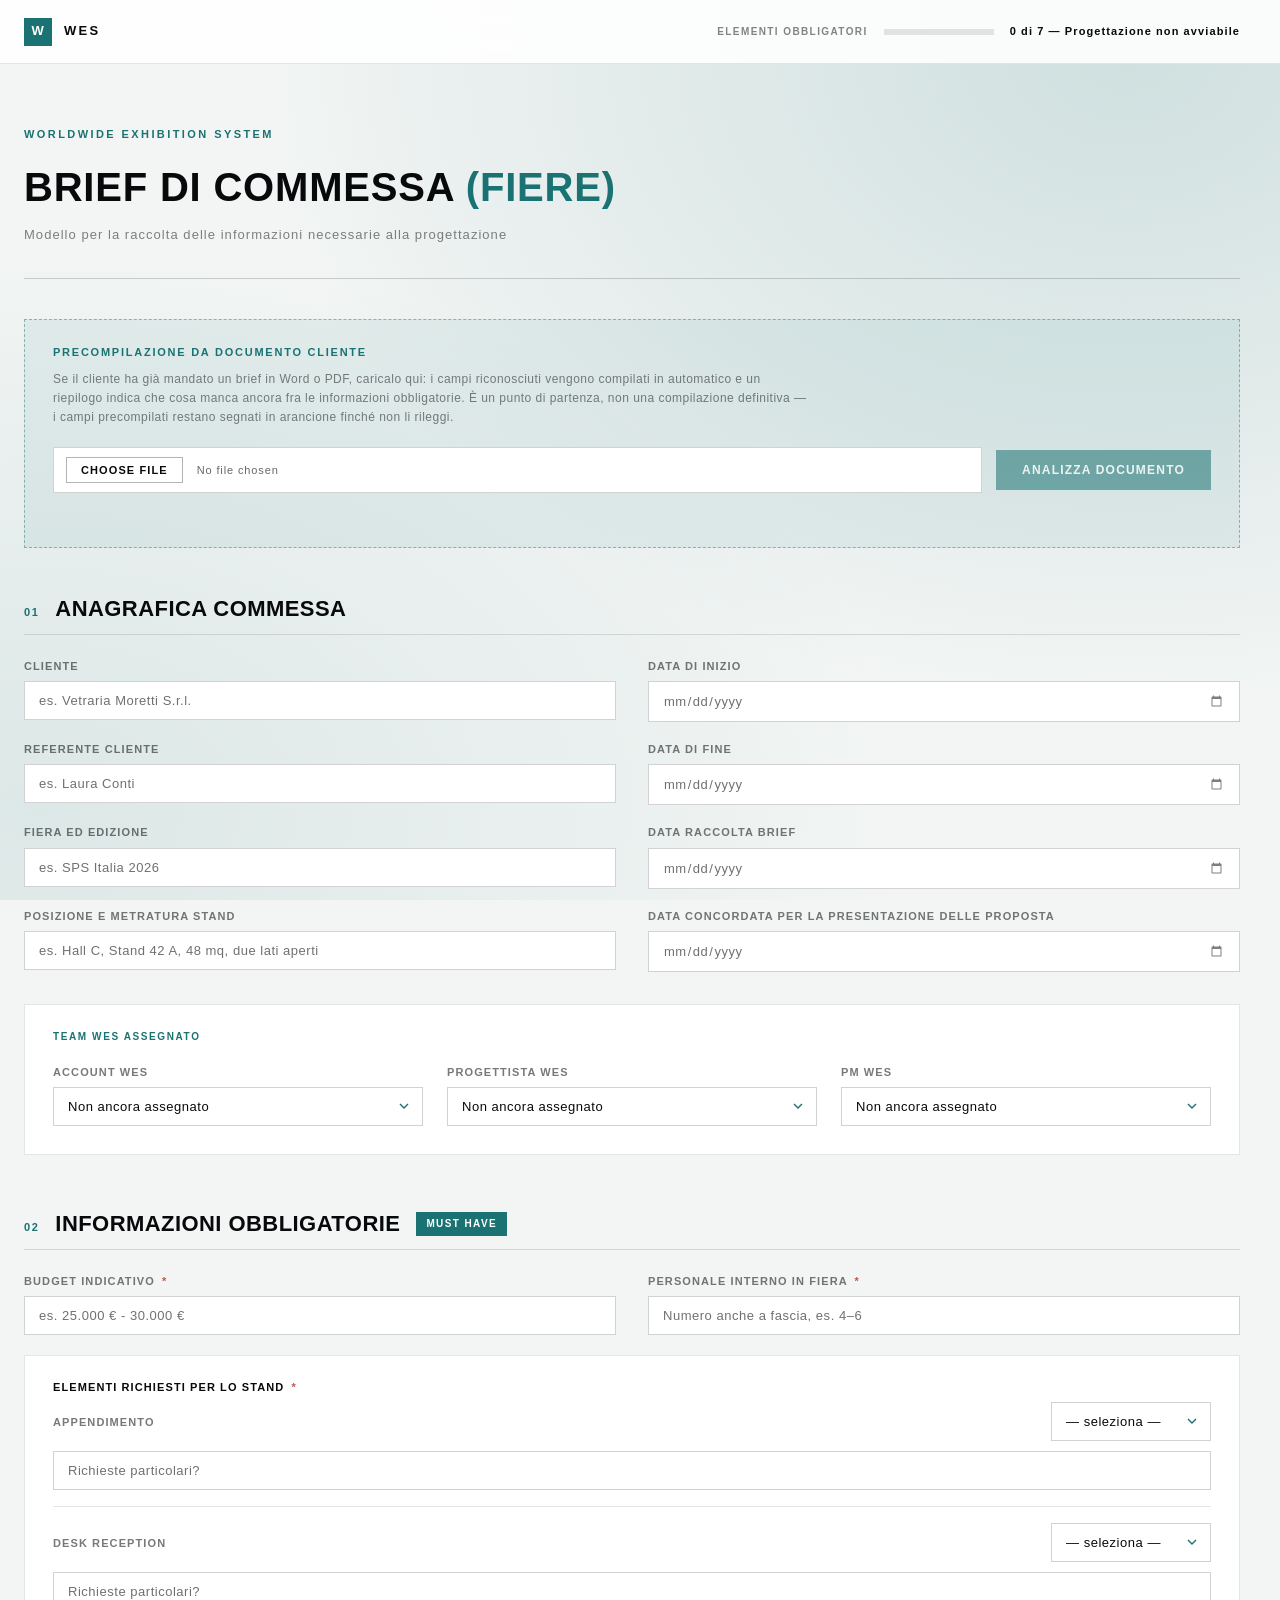
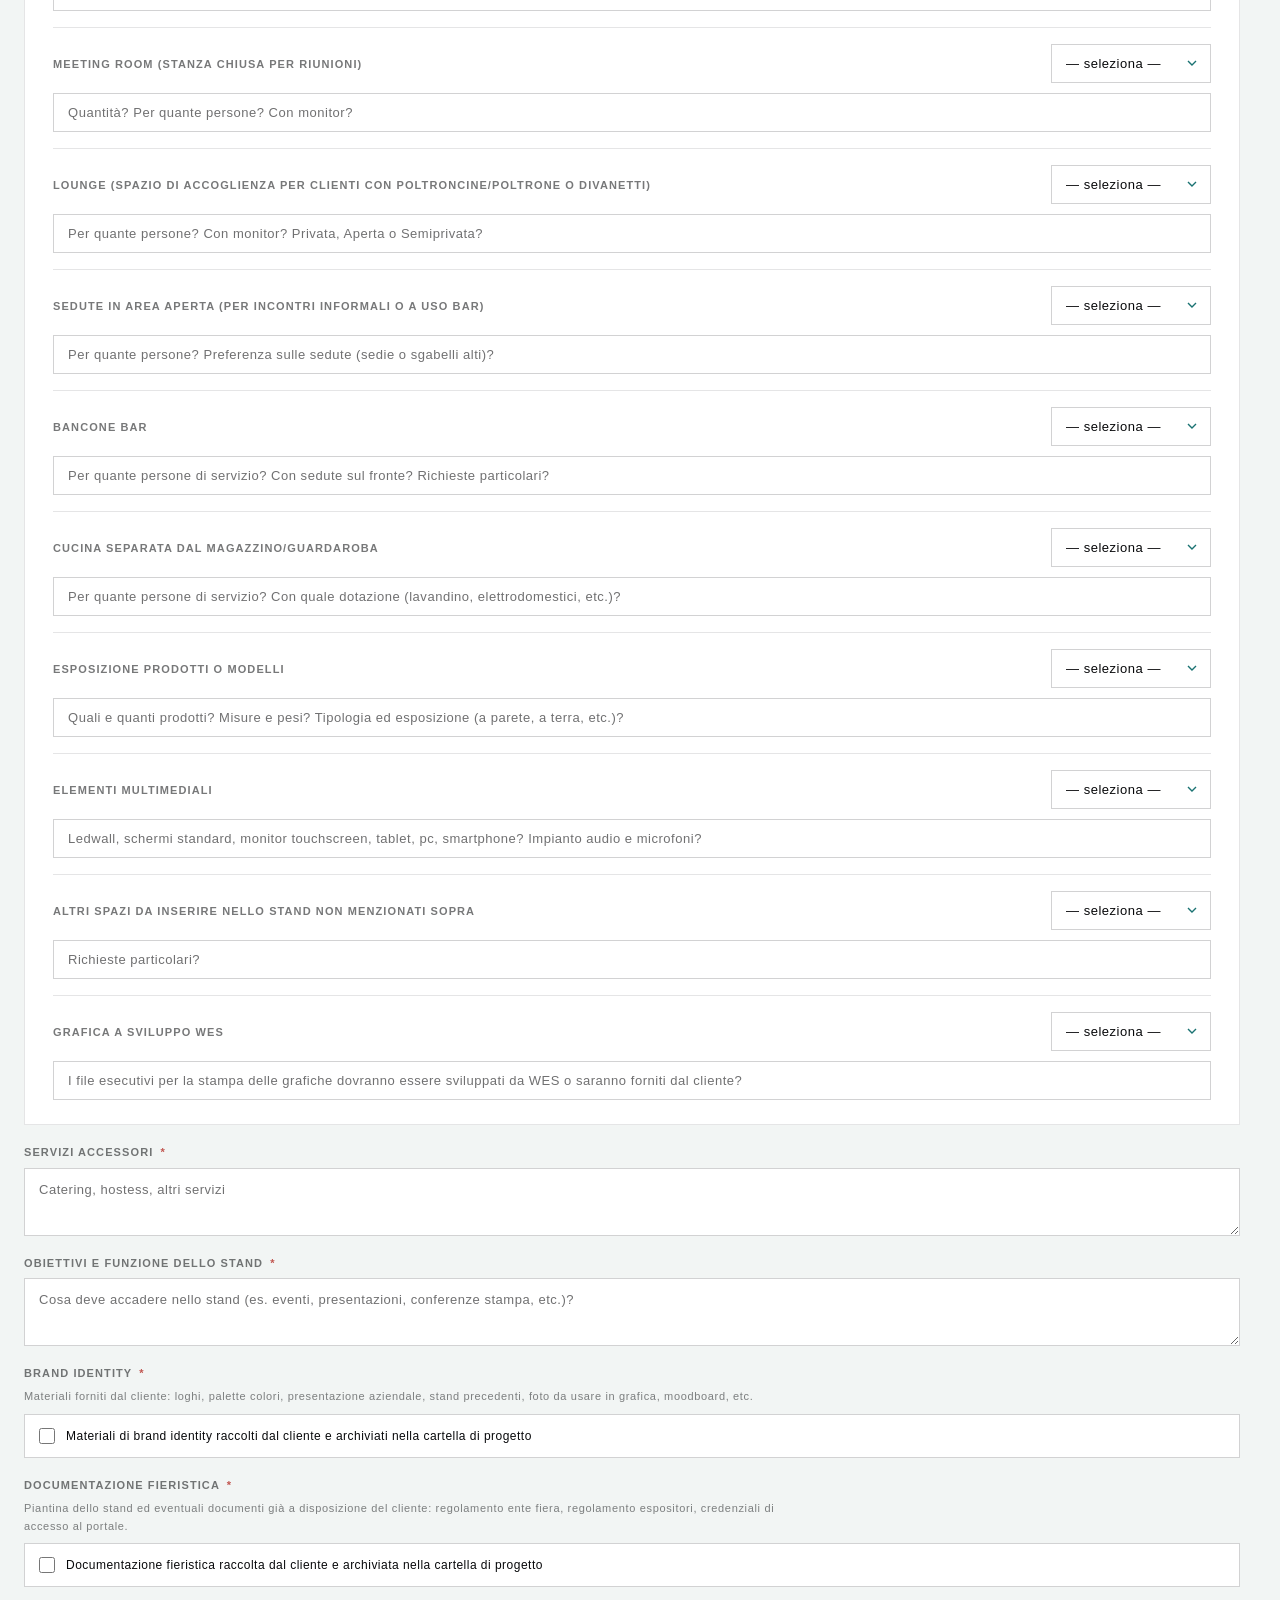
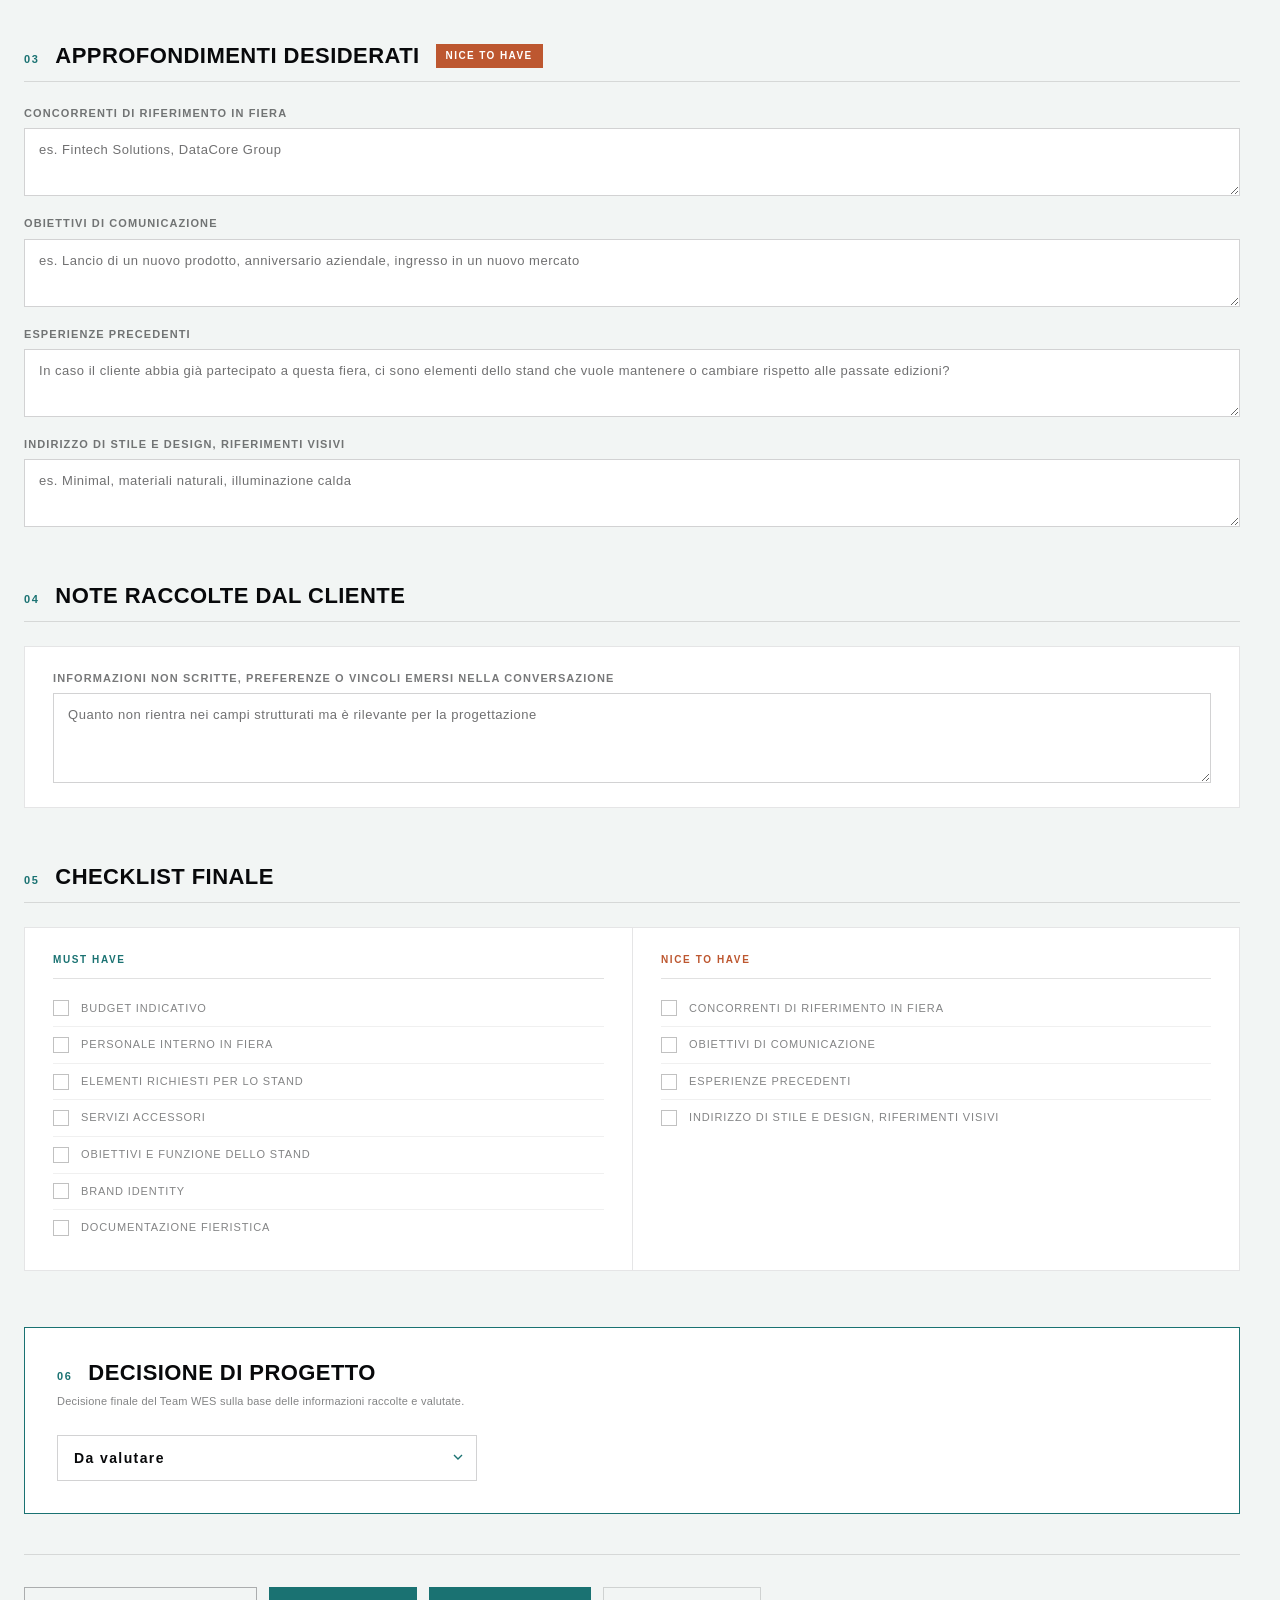
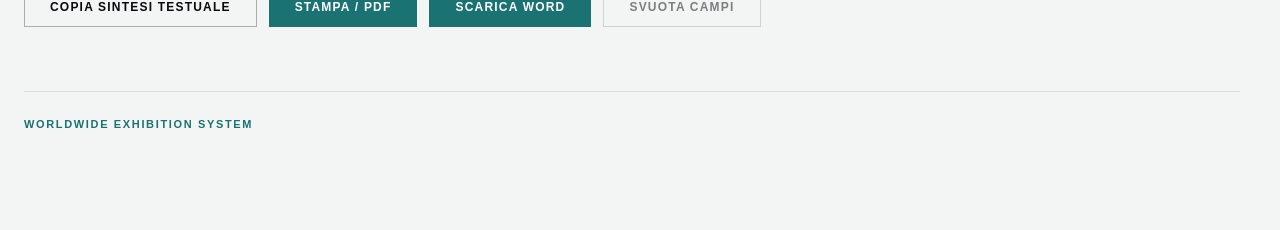
<file: Analisi _RegolamentiFiera/reference/wes-brief-ai/widget/index.html>
<!DOCTYPE html>
<html lang="it">
<head>
<meta charset="UTF-8">
<meta name="viewport" content="width=device-width, initial-scale=1">
<!-- Marchio nella scheda del browser: SVG incorporato come data URI, non un file
     esterno, così il modulo resta un file unico e l'icona compare anche aprendolo
     da disco. La W è disegnata come tracciato e non come testo: non dipende dai
     caratteri installati e resta nitida a 16 pixel. -->
<link rel="icon" href="data:image/svg+xml,%3Csvg xmlns='http://www.w3.org/2000/svg' viewBox='0 0 32 32'%3E%3Crect width='32' height='32' fill='%231a7272'/%3E%3Cpath d='M6 9.5L11 23L16 14L21 23L26 9.5' fill='none' stroke='%23ffffff' stroke-width='3.4' stroke-linejoin='miter' stroke-linecap='butt'/%3E%3C/svg%3E">
<title>WES — Brief di commessa (Fiere)</title>
<style>
  :root{
    /* Brand */
    --teal:#1a7272;
    --teal-hover:#237a7a;
    --teal-active:#155a5a;
    --teal-ring:rgba(26,114,114,0.20);
    --teal-filled-line:rgba(26,114,114,0.45);
    --teal-filled-bg:rgba(26,114,114,0.07);
    /* Arancione: #d96f45 come da modello per gli elementi non testuali;
       variante scura per testo e badge, dove #d96f45 su bianco resta a 3.33:1 */
    --orange:#d96f45;
    --orange-ink:#bd5730;
    /* Inchiostro e superfici */
    --ink:#08090b;
    --ink-soft:rgba(8,9,11,0.55);
    --ink-faint:rgba(8,9,11,0.50);
    --ink-muted:rgba(8,9,11,0.62);
    --ink-ghost:rgba(8,9,11,0.40);
    --placeholder:rgba(8,9,11,0.58);
    --paper:#FFFFFF;
    --page:#f2f5f4;
    /* Linee */
    --line-panel:rgba(8,9,11,0.10);
    --line-field:rgba(8,9,11,0.18);
    --line-divider:rgba(8,9,11,0.12);
    --line-ghost-btn:rgba(8,9,11,0.30);
    /* Stati (questi tre valori sono letti anche dal JS del gate) */
    --go:#4db87a;
    --wait:#1a7272;
    --stop:#c1554f;
    --radius:0;
  }
  *{box-sizing:border-box;}

  body{
    margin:0;
    padding-top:64px;
    background-color:var(--page);
    background-image:
      radial-gradient(ellipse at 88% 6%, rgba(26,114,114,0.16) 0%, transparent 55%),
      radial-gradient(ellipse at 3% 90%, rgba(26,114,114,0.10) 0%, transparent 50%);
    background-attachment:fixed;
    color:var(--ink-muted);
    font-family:'Helvetica Neue',Helvetica,Arial,sans-serif;
    font-size:13px;
    font-weight:400;
    line-height:1.6;
    letter-spacing:.04em;
    text-transform:none;
    -webkit-font-smoothing:antialiased;
  }
  .shell{max-width:1600px;margin:0;padding:0 40px 96px 24px;}

  /* payoff di chiusura, in coda alla colonna di contenuto */
  .shell::after{
    content:'Worldwide Exhibition System';
    display:block;
    margin-top:64px;
    padding-top:24px;
    border-top:1px solid var(--line-panel);
    font-size:11px;
    font-weight:700;
    letter-spacing:.15em;
    text-transform:uppercase;
    color:var(--teal);
  }

  header.doc-head{
    padding:64px 0 32px;
    margin-bottom:0;
    border-bottom:1px solid var(--line-field);
  }
  .eyebrow{
    font-size:11px;
    font-weight:700;
    line-height:1.2;
    letter-spacing:.22em;
    text-transform:uppercase;
    color:var(--teal);
    margin-bottom:24px;
  }
  h1{
    margin:0;
    font-size:40px;
    font-weight:700;
    line-height:1.10;
    letter-spacing:.02em;
    text-transform:uppercase;
    color:var(--ink);
  }
  h1 .accent{color:var(--teal);}
  .subtitle{
    margin-top:16px;
    max-width:620px;
    font-size:13px;
    font-weight:400;
    letter-spacing:.08em;
    color:var(--ink-faint);
    text-wrap:pretty;
  }

  /* ── Header fisso: marchio + gate di completezza ───────────── */
  .gate{
    position:fixed;
    top:0;left:0;right:0;
    z-index:20;
    display:flex;
    align-items:center;
    gap:16px;
    height:64px;
    margin:0;
    padding:0 max(40px, calc(100% - 1560px)) 0 24px;
    background:rgba(255,255,255,0.88);
    backdrop-filter:blur(12px);
    -webkit-backdrop-filter:blur(12px);
    border:none;
    border-bottom:1px solid var(--line-panel);
    border-radius:var(--radius);
    box-shadow:none;
  }
  .gate::before{
    order:1;
    content:'W';
    flex-shrink:0;
    width:28px;height:28px;
    display:flex;
    align-items:center;
    justify-content:center;
    background:var(--teal);
    color:var(--paper);
    font-size:13px;
    font-weight:700;
    letter-spacing:.04em;
  }
  .gate::after{
    order:2;
    content:'WES';
    flex-shrink:0;
    margin-left:-4px;
    font-size:13px;
    font-weight:700;
    letter-spacing:.18em;
    text-transform:uppercase;
    color:var(--ink);
  }
  .gate-label{
    order:3;
    margin-left:auto;
    font-size:10px;
    font-weight:700;
    letter-spacing:.14em;
    text-transform:uppercase;
    color:var(--ink-faint);
    white-space:nowrap;
  }
  .gate-track{
    order:4;
    flex:none;
    width:110px;
    height:6px;
    background:var(--line-panel);
    border-radius:var(--radius);
    overflow:hidden;
    position:relative;
  }
  .gate-fill{
    height:100%;
    width:0%;
    background:var(--stop);
    transition:width 350ms ease, background 200ms ease;
  }
  .gate-status{
    order:5;
    min-width:0;
    text-align:left;
    font-size:11px;
    font-weight:700;
    letter-spacing:.10em;
    color:var(--ink);
    white-space:nowrap;
  }

  /* ── Sezioni ───────────────────────────────────────────────── */
  section.block{padding:56px 0 0;margin-bottom:0;}
  section.block:first-of-type{padding-top:48px;}
  .block-head{
    display:flex;
    flex-wrap:wrap;
    align-items:baseline;
    gap:8px 16px;
    padding-bottom:12px;
    margin-bottom:24px;
    border-bottom:1px solid var(--line-divider);
  }
  .block-num{
    font-size:11px;
    font-weight:700;
    letter-spacing:.14em;
    color:var(--teal);
  }
  h2{
    margin:0;
    font-size:22px;
    font-weight:700;
    line-height:1.15;
    letter-spacing:.02em;
    text-transform:uppercase;
    color:var(--ink);
  }
  .tag{
    align-self:center;
    font-size:10px;
    font-weight:700;
    letter-spacing:.14em;
    text-transform:uppercase;
    padding:4px 10px;
    border-radius:var(--radius);
    color:var(--paper);
  }
  .tag.must{background:var(--teal);}
  .tag.nice{background:var(--orange-ink);}

  /* ── Campi ─────────────────────────────────────────────────── */
  .field-grid{
    display:grid;
    grid-template-columns:1fr 1fr;
    gap:20px 32px;
  }
  .field{display:flex;flex-direction:column;gap:8px;}
  .field.full{grid-column:1 / -1;}
  label{
    display:block;
    font-size:11px;
    font-weight:700;
    line-height:1.3;
    letter-spacing:.10em;
    text-transform:uppercase;
    color:var(--ink-soft);
  }
  label .req{color:var(--stop);margin-left:3px;}
  input, textarea, select{
    width:100%;
    font-family:'Helvetica Neue',Helvetica,Arial,sans-serif;
    font-size:13px;
    font-weight:400;
    letter-spacing:.04em;
    color:var(--ink);
    padding:11px 14px;
    border:1px solid var(--line-field);
    border-radius:var(--radius);
    background-color:var(--paper);
    box-shadow:none;
    transition:border-color 200ms ease, background-color 200ms ease, box-shadow 200ms ease;
  }
  textarea{min-height:68px;line-height:1.6;resize:vertical;}
  /* Ricalco statico del valore di un campo, usato solo in stampa */
  .print-value{display:none;}
  select{
    appearance:none;
    -webkit-appearance:none;
    padding-right:34px;
    background-image:url("data:image/svg+xml;utf8,<svg xmlns='http://www.w3.org/2000/svg' width='10' height='7' viewBox='0 0 10 7'><path d='M1 1l4 4 4-4' fill='none' stroke='%231a7272' stroke-width='1.4'/></svg>");
    background-repeat:no-repeat;
    background-position:right 13px center;
    cursor:pointer;
  }
  option{background:var(--paper);color:var(--ink);}
  input::placeholder, textarea::placeholder{color:var(--placeholder);}
  input:focus, textarea:focus, select:focus{
    outline:none;
    border-color:var(--teal);
    box-shadow:0 0 0 2px var(--teal-ring);
  }
  /* stato "campo compilato" */
  input.filled:not([type="checkbox"]), textarea.filled, select.filled{
    border-color:var(--teal-filled-line);
    background-color:var(--teal-filled-bg);
  }
  /* date: grigio dei placeholder da vuote, nere una volta compilate */
  input[type="date"]{
    font-size:13px;
    letter-spacing:.04em;
    color:var(--placeholder);
  }
  input[type="date"].filled{color:var(--ink);}
  input[type="date"]::-webkit-datetime-edit{color:inherit;font-size:13px;letter-spacing:.04em;}
  input[type="date"]::-webkit-calendar-picker-indicator{opacity:.5;cursor:pointer;}
  input[type="file"]{
    padding:9px 12px;
    font-size:11px;
    letter-spacing:.08em;
    color:var(--ink-muted);
  }
  input[type="file"]::file-selector-button{
    background:transparent;
    border:1px solid var(--line-ghost-btn);
    border-radius:var(--radius);
    color:var(--ink);
    padding:6px 14px;
    margin-right:14px;
    font-family:inherit;
    font-size:11px;
    font-weight:700;
    letter-spacing:.10em;
    text-transform:uppercase;
    cursor:pointer;
    transition:border-color 200ms ease, background 200ms ease;
  }
  input[type="file"]::file-selector-button:hover{
    border-color:rgba(8,9,11,0.70);
    background:rgba(8,9,11,0.04);
  }
  .file-hint{
    display:block;
    max-width:760px;
    margin-top:0;
    font-size:11px;
    letter-spacing:.06em;
    color:var(--ink-faint);
    text-wrap:pretty;
  }


  /* ── Campi di spunta (conferme di raccolta materiali) ──────── */
  .check-confirm{
    display:flex;
    align-items:flex-start;
    gap:11px;
    padding:12px 14px;
    border:1px solid var(--line-field);
    border-radius:var(--radius);
    background:var(--paper);
    cursor:pointer;
    text-transform:none;
    letter-spacing:normal;
    transition:border-color 200ms ease, background-color 200ms ease;
  }
  .check-confirm:hover{border-color:rgba(8,9,11,0.34);}
  .check-confirm.filled{
    border-color:var(--teal-filled-line);
    background-color:var(--teal-filled-bg);
  }
  .check-confirm input[type="checkbox"]{
    width:16px;
    height:16px;
    flex:0 0 auto;
    margin:1px 0 0;
    padding:0;
    accent-color:var(--teal);
    cursor:pointer;
  }
  .check-confirm input[type="checkbox"]:focus-visible{
    outline:2px solid var(--teal);
    outline-offset:2px;
  }
  .check-confirm-txt{
    font-size:12px;
    font-weight:400;
    line-height:1.5;
    letter-spacing:.04em;
    text-transform:none;
    color:var(--ink);
  }
  /* ── Pannelli ──────────────────────────────────────────────── */
  .note-block,
  .team-block,
  .stand-elements,
  .checklist{
    background:var(--paper);
    border:1px solid var(--line-panel);
    border-radius:var(--radius);
    box-shadow:none;
  }
  .note-block{padding:24px 28px;}

  .team-block{
    padding:24px 28px 28px;
    margin-top:32px;
  }
  .team-block-label{
    font-size:10px;
    font-weight:700;
    letter-spacing:.16em;
    text-transform:uppercase;
    color:var(--teal);
    margin-bottom:20px;
  }
  .team-grid{grid-template-columns:repeat(3,1fr);gap:20px 24px;}

  /* ── Elementi richiesti per lo stand ───────────────────────── */
  .stand-elements{padding:24px 28px;gap:0;}
  .stand-elements > label{color:var(--ink);margin-bottom:8px;}
  .stand-element{
    padding:16px 0;
    border-bottom:1px solid var(--line-panel);
    display:flex;
    flex-direction:column;
    gap:10px;
  }
  .stand-element:first-of-type{padding-top:0;}
  .stand-element:last-child{border-bottom:none;padding-bottom:0;}
  .stand-element-head{
    display:flex;
    align-items:center;
    justify-content:space-between;
    gap:20px;
  }
  .stand-element-name{
    font-size:11px;
    font-weight:700;
    letter-spacing:.10em;
    text-transform:uppercase;
    color:var(--ink-soft);
  }
  .stand-element-head select{
    width:160px;
    flex-shrink:0;
  }
  .stand-element input[type="text"]{font-size:13px;}

  /* ── Decisione di progetto ─────────────────────────────────── */
  section.block.decision-panel{
    margin-top:56px;
    padding:32px;
    background:var(--paper);
    border:1px solid var(--teal);
    border-radius:var(--radius);
    box-shadow:none;
    transition:border-color 200ms ease;
  }
  .decision-panel .block-head{
    border-bottom:none;
    padding-bottom:0;
    margin-bottom:8px;
  }
  .decision-panel h2{font-size:22px;}
  .decision-sub{
    font-size:11px;
    letter-spacing:.02em;
    color:var(--ink-faint);
    margin:0 0 24px;
  }
  .decision-panel select{
    max-width:420px;
    font-size:14px;
    font-weight:700;
    letter-spacing:.10em;
    padding:14px 16px;
  }
  section.block.decision-panel.go{border-color:var(--go);background:var(--paper);}
  section.block.decision-panel.stop{border-color:var(--stop);background:var(--paper);}

  /* ── Checklist finale ──────────────────────────────────────── */
  .checklist{
    display:grid;
    grid-template-columns:1fr 1fr;
    gap:0;
    padding:0;
  }
  .checklist-col{padding:24px 28px;}
  .checklist-col + .checklist-col{
    border-left:1px solid var(--line-panel);
    padding-left:28px;
  }
  .checklist-col-title{
    margin:0 0 12px;
    padding-bottom:10px;
    border-bottom:1px solid var(--line-divider);
    font-size:10px;
    font-weight:700;
    letter-spacing:.16em;
    text-transform:uppercase;
  }
  .checklist-col-title.must{color:var(--teal);}
  .checklist-col-title.nice{color:var(--orange-ink);}
  .check-row{
    display:flex;
    align-items:center;
    gap:12px;
    padding:9px 0;
    font-size:11px;
    font-weight:400;
    letter-spacing:.08em;
    text-transform:uppercase;
  }
  .check-row + .check-row{border-top:1px solid rgba(8,9,11,0.06);}
  /* casella di spunta: vuota finché il campo non è compilato,
     piena con segno di spunta quando lo diventa */
  .dot{
    position:relative;
    width:16px;height:16px;
    flex-shrink:0;
    border:1px solid rgba(8,9,11,0.25);
    border-radius:var(--radius);
    background-color:var(--paper);
    transition:background-color 200ms ease, border-color 200ms ease;
  }
  .dot::after{
    content:'';
    position:absolute;
    left:5px;top:2px;
    width:4px;height:8px;
    border:solid var(--paper);
    border-width:0 2px 2px 0;
    transform:rotate(45deg) scale(0.4);
    opacity:0;
    transition:transform 150ms ease, opacity 150ms ease;
  }
  .dot.ok{background-color:var(--teal);border-color:var(--teal);}
  .dot.ok::after{transform:rotate(45deg) scale(1);opacity:1;}
  .checklist-col + .checklist-col .dot.ok{background-color:var(--orange);border-color:var(--orange);}
  .check-row span.label-txt{color:var(--ink-faint);transition:color 200ms ease;}
  .check-row.ok span.label-txt{color:rgba(8,9,11,0.85);font-weight:700;}

  /* ── Barra azioni ──────────────────────────────────────────── */
  .actions{
    display:flex;
    flex-wrap:wrap;
    align-items:center;
    gap:12px;
    margin-top:40px;
    padding-top:32px;
    border-top:1px solid var(--line-divider);
  }
  button{
    font-family:'Helvetica Neue',Helvetica,Arial,sans-serif;
    font-size:12px;
    font-weight:700;
    letter-spacing:.10em;
    text-transform:uppercase;
    padding:13px 26px;
    border:none;
    border-radius:var(--radius);
    background:var(--teal);
    color:var(--paper);
    cursor:pointer;
    transition:background 200ms ease, color 200ms ease, border-color 200ms ease;
  }
  button:hover{background:var(--teal-hover);}
  button:active{background:var(--teal-active);}
  #btnCopy{
    background:transparent;
    color:var(--ink);
    border:1px solid var(--line-ghost-btn);
    padding:12px 25px;
  }
  #btnCopy:hover{
    background:rgba(8,9,11,0.04);
    border-color:rgba(8,9,11,0.70);
  }
  #btnCopy:active{background:rgba(8,9,11,0.08);}
  #btnReset,
  button.secondary{
    background:transparent;
    color:var(--ink-faint);
    border:1px solid rgba(8,9,11,0.15);
    padding:12px 25px;
  }
  #btnReset:hover,
  button.secondary:hover{
    background:transparent;
    color:var(--stop);
    border-color:rgba(193,85,79,0.50);
  }
  #btnReset:active,
  button.secondary:active{background:transparent;color:var(--stop);}
  button:focus-visible{
    outline:2px solid var(--teal);
    outline-offset:2px;
  }
  .toast{
    font-size:11px;
    font-weight:700;
    letter-spacing:.10em;
    color:var(--go);
    align-self:center;
    opacity:0;
    transition:opacity 300ms ease;
  }
  .toast.show{opacity:1;}
  .toast.error{color:var(--stop);}
  .autosave-status{
    font-size:10px;
    letter-spacing:.10em;
    color:var(--ink-ghost);
    align-self:center;
    margin-left:auto;
  }

  .sr-only{
    position:absolute;
    width:1px;height:1px;
    padding:0;margin:-1px;
    overflow:hidden;
    clip:rect(0,0,0,0);
    white-space:nowrap;
    border:0;
  }

  @media(max-width:900px){
    .team-grid{grid-template-columns:1fr;}
  }
  @media(max-width:640px){
    .shell{padding:0 24px 64px;}
    .field-grid{grid-template-columns:1fr;}
    h1{font-size:28px;}
    .gate{gap:10px;padding:0 20px 0 16px;}
    .stand-element-head{flex-direction:column;align-items:stretch;gap:8px;}
    .stand-element-head select{width:100%;}
    .checklist{grid-template-columns:1fr;}
    .checklist-col + .checklist-col{
      border-left:none;
      border-top:1px solid var(--line-panel);
      padding-left:28px;
    }
  }

  /* header: cede per gradi, l'ultimo a restare è il testo di stato */
  @media(max-width:760px){
    .gate-label{display:none;}
    .gate-track{margin-left:auto;}
  }
  @media(max-width:560px){
    .gate::after{display:none;}
  }
  @media(max-width:460px){
    .gate-track{display:none;}
    .gate-status{margin-left:auto;}
  }

  /* ── Stampa ────────────────────────────────────────────────── */
  @page{margin:14mm;}
  @media print{
    html, body{
      background:#ffffff !important;
      background-image:none !important;
      padding-top:0 !important;
    }
    .shell{max-width:none;padding:0;}
    .shell::after{margin-top:32px;}
    .gate, .actions{display:none !important;}
    input, textarea, select{
      border-color:#c4c8c7 !important;
      background-color:#ffffff !important;
      box-shadow:none !important;
    }
    select{background-image:none !important;}
    /* Un campo di una riga, in stampa, taglia il testo che eccede la sua
       larghezza: quel testo non finisce nemmeno nel PDF, si perde. Ogni campo
       compilato viene quindi ricalcato in un blocco statico che va a capo. */
    input.print-sostituito, textarea.print-sostituito{display:none !important;}
    .print-value{
      display:block;
      width:100%;
      white-space:pre-wrap;
      overflow-wrap:anywhere;
      font-family:'Helvetica Neue',Helvetica,Arial,sans-serif;
      font-size:13px;
      letter-spacing:.04em;
      line-height:1.6;
      color:#08090b;
      padding:11px 14px;
      border:1px solid #c4c8c7;
      border-radius:var(--radius);
      background:#ffffff;
    }
    .note-block, .team-block, .stand-elements, .checklist,
    section.block.decision-panel{
      box-shadow:none !important;
      border-color:#dcdfde !important;
    }
    header.doc-head, section.block{break-inside:avoid;page-break-inside:avoid;}
    .check-confirm input[type="checkbox"]{display:none !important;}
    .check-confirm::before{content:'\2610';font-size:15px;line-height:1.2;color:#08090b;}
    .check-confirm.filled::before{content:'\2611';}
  }
</style>
</head>
<body>
<div class="shell">

  <header class="doc-head">
    <div class="eyebrow">Worldwide Exhibition System</div>
    <h1>Brief di commessa <span class="accent">(Fiere)</span></h1>
    <div class="subtitle">Modello per la raccolta delle informazioni necessarie alla progettazione</div>
  </header>

  <div class="gate">
    <div class="gate-label" id="gateLabel">Elementi obbligatori</div>
    <div class="gate-track" role="progressbar" aria-labelledby="gateLabel" aria-valuemin="0" aria-valuemax="7" aria-valuenow="0"><div class="gate-fill" id="gateFill"></div></div>
    <div class="gate-status" id="gateStatus" aria-live="polite" aria-atomic="true">0 di 7 — Progettazione non avviabile</div>
  </div>

  <!-- ═══════════════════════════════════════════════════════════════════════
       INIZIO BLOCCO AI — Precompilazione da documento cliente
       Tutto ciò che serve alla funzione (stile, markup e logica) sta fra
       questo commento e quello di chiusura: per disattivarla basta cancellare
       le righe comprese fra i due marcatori, il resto del widget non cambia.
       Richiede il servizio backend-ai/ pubblicato su Render; se il servizio
       non risponde il pannello segnala l'errore e il modulo resta usabile
       normalmente a mano.
       ═══════════════════════════════════════════════════════════════════════ -->
  <style>
    #pannelloAI{
      margin-top:40px;
      padding:24px 28px;
      border:1px dashed var(--teal-filled-line);
      background:var(--teal-filled-bg);
    }
    #pannelloAI.trascina{border-style:solid;border-color:var(--teal);background:rgba(26,114,114,0.12);}
    .ai-titolo{
      font-size:11px;
      font-weight:700;
      letter-spacing:.16em;
      text-transform:uppercase;
      color:var(--teal);
      margin-bottom:8px;
    }
    .ai-descrizione{
      font-size:12px;
      letter-spacing:.04em;
      color:var(--ink-faint);
      max-width:760px;
      margin-bottom:20px;
      text-wrap:pretty;
    }
    .ai-riga{display:flex;flex-wrap:wrap;align-items:center;gap:14px;}
    .ai-riga input[type="file"]{flex:1 1 320px;min-width:0;background:var(--paper);}
    #btnAnalizza{flex:none;}
    #btnAnalizza[disabled]{opacity:.55;cursor:default;}
    .ai-stato{
      flex:1 1 100%;
      font-size:11px;
      font-weight:700;
      letter-spacing:.10em;
      color:var(--ink-faint);
      min-height:16px;
    }
    .ai-stato.errore{color:var(--stop);}
    .ai-stato.ok{color:var(--go);}

    /* campo precompilato dall'AI: da rileggere prima di considerarlo buono.
       Il caso :focus è scritto a parte perché il contrassegno non deve
       sostituire l'anello di focus, ma sommarsi a esso. */
    input.da-ai, textarea.da-ai, select.da-ai{box-shadow:inset 3px 0 0 var(--orange);}
    input.da-ai:focus, textarea.da-ai:focus, select.da-ai:focus{
      box-shadow:0 0 0 2px var(--teal-ring), inset 3px 0 0 var(--orange);
    }

    /* ── Riepilogo ────────────────────────────────────────────────────── */
    .ai-velo{
      position:fixed;
      inset:0;
      z-index:50;
      display:flex;
      align-items:center;
      justify-content:center;
      padding:24px;
      background:rgba(8,9,11,0.55);
    }
    .ai-velo[hidden]{display:none;}
    .ai-dialogo{
      width:100%;
      max-width:760px;
      max-height:86vh;
      overflow-y:auto;
      background:var(--paper);
      border-top:4px solid var(--teal);
      padding:32px 36px 28px;
      box-shadow:0 18px 48px rgba(8,9,11,0.28);
    }
    .ai-dialogo h3{
      margin:0 0 6px;
      font-size:20px;
      font-weight:700;
      line-height:1.15;
      letter-spacing:.02em;
      text-transform:uppercase;
      color:var(--ink);
    }
    .ai-sintesi{
      font-size:12px;
      letter-spacing:.04em;
      color:var(--ink-faint);
      margin-bottom:24px;
      text-wrap:pretty;
    }
    .ai-gruppo{margin-bottom:24px;}
    .ai-gruppo-titolo{
      font-size:11px;
      font-weight:700;
      letter-spacing:.14em;
      text-transform:uppercase;
      padding-bottom:8px;
      margin-bottom:12px;
      border-bottom:1px solid var(--line-divider);
    }
    .ai-gruppo-titolo.manca{color:var(--stop);}
    .ai-gruppo-titolo.fatto{color:var(--teal);}
    .ai-gruppo-titolo.verifica{color:var(--orange-ink);}
    .ai-voce{
      display:flex;
      align-items:flex-start;
      gap:10px;
      padding:5px 0;
      font-size:12px;
      letter-spacing:.04em;
      color:var(--ink-muted);
    }
    .ai-pallino{
      flex:none;
      width:7px;
      height:7px;
      margin-top:6px;
      border-radius:50%;
      background:var(--line-field);
    }
    .ai-pallino.manca{background:var(--stop);}
    .ai-pallino.fatto{background:var(--go);}
    .ai-pallino.verifica{background:var(--orange);}
    .ai-voce .ai-dettaglio{display:block;color:var(--ink-ghost);font-size:11px;}
    .ai-vuoto{font-size:12px;color:var(--ink-ghost);letter-spacing:.04em;}
    /* su elenchi lunghi il dialogo scorre: i pulsanti restano agganciati in
       fondo, così non serve arrivare in fondo allo scroll per chiudere */
    .ai-azioni{
      position:sticky;
      bottom:-28px;
      display:flex;
      flex-wrap:wrap;
      gap:12px;
      margin-top:28px;
      padding:20px 0 28px;
      background:var(--paper);
      border-top:1px solid var(--line-divider);
    }
    @media(max-width:640px){
      #pannelloAI{padding:20px;}
      .ai-dialogo{padding:24px 20px 20px;}
    }
    @media print{
      #pannelloAI, .ai-velo{display:none !important;}
      input.da-ai, textarea.da-ai, select.da-ai{box-shadow:none !important;}
    }
  </style>

  <div id="pannelloAI" role="region" aria-labelledby="aiTitolo">
    <div class="ai-titolo" id="aiTitolo">Precompilazione da documento cliente</div>
    <div class="ai-descrizione">
      Se il cliente ha già mandato un brief in Word o PDF, caricalo qui: i campi riconosciuti vengono
      compilati in automatico e un riepilogo indica che cosa manca ancora fra le informazioni obbligatorie.
      È un punto di partenza, non una compilazione definitiva — i campi precompilati restano segnati in
      arancione finché non li rileggi.
    </div>
    <div class="ai-riga">
      <label for="f-ai-documento" class="sr-only">Documento di brief del cliente</label>
      <input type="file" id="f-ai-documento" accept=".pdf,.docx,.txt,.md,.csv,.png,.jpg,.jpeg,.webp">
      <button type="button" id="btnAnalizza" disabled>Analizza documento</button>
      <div class="ai-stato" id="aiStato" role="status" aria-live="polite"></div>
    </div>
  </div>

  <div class="ai-velo" id="aiVelo" hidden>
    <div class="ai-dialogo" role="dialog" aria-modal="true" aria-labelledby="aiDialogoTitolo" tabindex="-1" id="aiDialogo">
      <h3 id="aiDialogoTitolo">Esito della precompilazione</h3>
      <div class="ai-sintesi" id="aiSintesi"></div>
      <div id="aiCorpo"></div>
      <div class="ai-azioni">
        <button type="button" id="btnChiudiRiepilogo">Ho capito, continuo</button>
        <button type="button" class="secondary" id="btnAnnullaAI">Annulla precompilazione</button>
      </div>
    </div>
  </div>

  <script>
  (function(){
    'use strict';

    // URL del servizio pubblicato su Render. Si può sovrascrivere al volo da
    // console (utile per provare una copia locale) con:
    //   localStorage.setItem('wes-ai-endpoint', 'http://localhost:3000')
    const ENDPOINT_PREDEFINITO = 'https://widget-brief-ai.onrender.com';
    const CHIAVE_CODICE = 'wes-ai-codice';
    const ATTESA_MASSIMA = 180000;

    // Campi che il documento del cliente non può contenere: assegnazioni
    // interne WES, decisione di progetto, data di compilazione del brief e
    // conferme di raccolta materiali (le spunta chi raccoglie il brief).
    const CAMPI_ESCLUSI = new Set([
      'f-account', 'f-progettista', 'f-pm', 'f-decisione', 'f-databrief', 'f-ai-documento',
      'f-brand-check', 'f-doc-fiera-check'
    ]);

    const endpoint = () =>
      (localStorage.getItem('wes-ai-endpoint') || ENDPOINT_PREDEFINITO).replace(/\/+$/, '');

    // ── Lettura della struttura del modulo ─────────────────────────────────
    // I campi non sono elencati qui: si leggono dal DOM ogni volta. Così un
    // campo aggiunto domani all'HTML entra nell'estrazione da solo, senza
    // dover ricordarsi di aggiornare anche il servizio.
    function etichettaDi(el){
      const esplicita = el.id && document.querySelector('label[for="' + CSS.escape(el.id) + '"]');
      const vicina = !esplicita && el.closest('.field') && el.closest('.field').querySelector('label');
      const lbl = esplicita || vicina;
      return lbl ? lbl.textContent.replace('*', '').replace(/\s+/g, ' ').trim() : '';
    }

    function costruisciManifest(){
      const campi = [];
      document.querySelectorAll('.shell input, .shell textarea, .shell select').forEach(function(el){
        // Le caselle di spunta sono escluse per tipo, oltre che per id: sono
        // conferme interne ("materiale raccolto e archiviato"), cioè fatti che
        // il documento del cliente non può contenere. Farlo per tipo copre
        // anche le conferme che verranno aggiunte in futuro senza doversi
        // ricordare di elencarle in CAMPI_ESCLUSI.
        if(!el.id || el.type === 'file' || el.type === 'checkbox') return;
        if(CAMPI_ESCLUSI.has(el.id)) return;
        if(el.closest('#pannelloAI')) return;

        const etichetta = etichettaDi(el);
        if(!etichetta) return;

        const sezione = el.closest('section.block');
        const contenitoreGruppo = el.closest('.stand-elements, .team-block');
        const etichettaGruppo = contenitoreGruppo
          ? contenitoreGruppo.querySelector(':scope > label, :scope > .team-block-label')
          : null;

        let tipo = 'text';
        let opzioni = [];
        if(el.tagName === 'SELECT'){
          tipo = 'select';
          opzioni = Array.from(el.options).map(function(o){ return o.value; }).filter(Boolean);
        } else if(el.tagName === 'TEXTAREA'){
          tipo = 'textarea';
        } else if(el.type === 'date'){
          tipo = 'date';
        }

        campi.push({
          id: el.id,
          etichetta: etichetta,
          tipo: tipo,
          suggerimento: el.placeholder || '',
          sezione: sezione && sezione.querySelector('h2') ? sezione.querySelector('h2').textContent.trim() : '',
          gruppo: etichettaGruppo ? etichettaGruppo.textContent.replace('*', '').trim() : '',
          obbligatorio: el.matches('[data-req="1"]') ||
                        (el.tagName === 'SELECT' && !!el.closest('[data-req="1"]')),
          opzioni: opzioni
        });
      });
      return campi;
    }

    // ── Stato dei campi obbligatori ────────────────────────────────────────
    function mancantiObbligatori(){
      const mancanti = [];
      document.querySelectorAll('[data-req="1"]').forEach(function(el){
        if(el.dataset.reqGroup === 'stand'){
          const senzaRisposta = Array.from(el.querySelectorAll('select'))
            .filter(function(s){ return s.value === ''; })
            .map(function(s){ return etichettaDi(s); });
          if(senzaRisposta.length){
            mancanti.push({
              etichetta: el.querySelector(':scope > label').textContent.replace('*', '').trim(),
              dettaglio: 'Senza risposta: ' + senzaRisposta.join(', ')
            });
          }
          return;
        }
        const compilato = el.type === 'checkbox'
          ? el.checked
          : el.type === 'file'
            ? !!(el.files && el.files.length)
            : !!(el.value && el.value.trim());
        if(!compilato){
          mancanti.push({
            etichetta: etichettaDi(el),
            dettaglio: el.type === 'file' ? 'Da caricare a mano: i file non si estraggono dal documento.'
                     : el.type === 'checkbox' ? 'Da spuntare a mano: conferma la raccolta dei materiali.'
                     : ''
          });
        }
      });
      return mancanti;
    }

    // ── Applicazione dei valori estratti ───────────────────────────────────
    let istantanea = null;        // stato precedente, per poter annullare
    let inApplicazione = false;   // vedi il listener che toglie il contrassegno

    function applica(valori, dedotti){
      const insiemeDedotti = new Set(dedotti || []);
      const esito = { compilati: [], daVerificare: [], conservati: [], ignorati: 0 };

      istantanea = new Map();
      inApplicazione = true;

      Object.keys(valori || {}).forEach(function(id){
        const el = document.getElementById(id);
        if(!el || CAMPI_ESCLUSI.has(id)) return;

        // Una casella di spunta vale "on" anche da non spuntata: senza questa
        // guardia il controllo "già compilato dal commerciale" qui sotto
        // scatterebbe sempre, e la casella comparirebbe nel riepilogo fra i
        // campi lasciati invariati pur essendo vuota.
        if(el.type === 'checkbox') return;

        const grezzo = valori[id];
        if(grezzo === null || grezzo === undefined || grezzo === 'non_indicato') return;
        const valore = String(grezzo).trim();
        if(!valore) return;

        // Quello che il commerciale ha già scritto non si tocca mai.
        if(el.value && el.value.trim()){
          esito.conservati.push(etichettaDi(el));
          return;
        }

        if(el.tagName === 'SELECT'){
          const opzione = Array.from(el.options).find(function(o){ return o.value === valore; });
          if(!opzione){ esito.ignorati++; return; }
        } else if(el.type === 'date' && !/^\d{4}-\d{2}-\d{2}$/.test(valore)){
          esito.ignorati++;
          return;
        }

        istantanea.set(id, el.value);
        el.value = valore;
        el.classList.add('da-ai');
        el.dispatchEvent(new Event('input', { bubbles: true }));
        el.dispatchEvent(new Event('change', { bubbles: true }));

        const voce = { etichetta: etichettaDi(el), valore: valore };
        if(insiemeDedotti.has(id)) esito.daVerificare.push(voce);
        else esito.compilati.push(voce);
      });

      inApplicazione = false;
      return esito;
    }

    function annullaApplicazione(){
      if(!istantanea) return;
      istantanea.forEach(function(precedente, id){
        const el = document.getElementById(id);
        if(!el) return;
        el.value = precedente;
        el.classList.remove('da-ai');
        el.dispatchEvent(new Event('input', { bubbles: true }));
        el.dispatchEvent(new Event('change', { bubbles: true }));
      });
      istantanea = null;
    }

    // ── Riepilogo ──────────────────────────────────────────────────────────
    const velo = document.getElementById('aiVelo');
    const dialogo = document.getElementById('aiDialogo');
    const corpo = document.getElementById('aiCorpo');
    let focusPrecedente = null;

    function gruppo(titolo, classe, voci, testoSeVuoto){
      const box = document.createElement('div');
      box.className = 'ai-gruppo';

      const intestazione = document.createElement('div');
      intestazione.className = 'ai-gruppo-titolo ' + classe;
      intestazione.textContent = titolo + (voci.length ? ' (' + voci.length + ')' : '');
      box.appendChild(intestazione);

      if(!voci.length){
        const vuoto = document.createElement('div');
        vuoto.className = 'ai-vuoto';
        vuoto.textContent = testoSeVuoto;
        box.appendChild(vuoto);
        return box;
      }

      voci.forEach(function(v){
        const riga = document.createElement('div');
        riga.className = 'ai-voce';

        const pallino = document.createElement('span');
        pallino.className = 'ai-pallino ' + classe;
        pallino.setAttribute('aria-hidden', 'true');
        riga.appendChild(pallino);

        const testo = document.createElement('span');
        testo.textContent = v.etichetta;
        if(v.dettaglio || v.valore){
          const dettaglio = document.createElement('span');
          dettaglio.className = 'ai-dettaglio';
          dettaglio.textContent = v.dettaglio || v.valore;
          testo.appendChild(dettaglio);
        }
        riga.appendChild(testo);
        box.appendChild(riga);
      });
      return box;
    }

    function mostraRiepilogo(esito, sintesi){
      const mancanti = mancantiObbligatori();
      document.getElementById('aiSintesi').textContent = sintesi || '';
      corpo.innerHTML = '';

      corpo.appendChild(gruppo(
        'Informazioni obbligatorie ancora da raccogliere', 'manca', mancanti,
        'Nessuna: tutti i campi obbligatori risultano compilati.'
      ));
      corpo.appendChild(gruppo(
        'Da verificare — valori dedotti, non scritti nel documento', 'verifica', esito.daVerificare,
        'Nessuno: tutto ciò che è stato compilato era scritto esplicitamente.'
      ));
      corpo.appendChild(gruppo(
        'Compilati dal documento', 'fatto', esito.compilati,
        'Nessun campo riconosciuto nel documento.'
      ));

      if(esito.conservati.length){
        corpo.appendChild(gruppo(
          'Lasciati invariati perché già compilati da te', 'fatto',
          esito.conservati.map(function(e){ return { etichetta: e }; }), ''
        ));
      }

      focusPrecedente = document.activeElement;
      velo.hidden = false;
      dialogo.focus();
    }

    function chiudiRiepilogo(){
      velo.hidden = true;
      if(focusPrecedente && focusPrecedente.focus) focusPrecedente.focus();
    }

    document.getElementById('btnChiudiRiepilogo').addEventListener('click', chiudiRiepilogo);
    document.getElementById('btnAnnullaAI').addEventListener('click', function(){
      annullaApplicazione();
      chiudiRiepilogo();
      stato('Precompilazione annullata, i campi sono tornati come prima.', '');
    });
    velo.addEventListener('click', function(e){ if(e.target === velo) chiudiRiepilogo(); });
    document.addEventListener('keydown', function(e){
      if(e.key === 'Escape' && !velo.hidden) chiudiRiepilogo();
    });

    // ── Pannello ───────────────────────────────────────────────────────────
    const campoFile = document.getElementById('f-ai-documento');
    const bottone = document.getElementById('btnAnalizza');
    const rigaStato = document.getElementById('aiStato');
    const pannello = document.getElementById('pannelloAI');
    let inCorso = false;

    function stato(messaggio, classe){
      rigaStato.textContent = messaggio;
      rigaStato.className = 'ai-stato' + (classe ? ' ' + classe : '');
    }

    function aggiornaBottone(){
      bottone.disabled = inCorso || !campoFile.files || campoFile.files.length === 0;
    }

    // Sul piano gratuito di Render l'istanza si sospende dopo un po' di
    // inattività: la si sveglia appena l'utente sceglie il file, così quando
    // clicca "Analizza" il servizio è già in piedi.
    let svegliato = false;
    function svegliaServizio(){
      if(svegliato) return;
      svegliato = true;
      fetch(endpoint() + '/health', { method: 'GET' }).catch(function(){});
    }

    campoFile.addEventListener('change', function(){
      aggiornaBottone();
      if(campoFile.files && campoFile.files.length){
        svegliaServizio();
        stato('', '');
      }
    });

    ['dragenter', 'dragover'].forEach(function(evento){
      pannello.addEventListener(evento, function(e){
        e.preventDefault();
        pannello.classList.add('trascina');
      });
    });
    ['dragleave', 'drop'].forEach(function(evento){
      pannello.addEventListener(evento, function(e){
        e.preventDefault();
        if(evento === 'dragleave' && pannello.contains(e.relatedTarget)) return;
        pannello.classList.remove('trascina');
      });
    });
    pannello.addEventListener('drop', function(e){
      const file = e.dataTransfer && e.dataTransfer.files && e.dataTransfer.files[0];
      if(!file) return;
      const trasferimento = new DataTransfer();
      trasferimento.items.add(file);
      campoFile.files = trasferimento.files;
      campoFile.dispatchEvent(new Event('change', { bubbles: true }));
    });

    function leggiBase64(file){
      return new Promise(function(risolvi, rifiuta){
        const lettore = new FileReader();
        lettore.onerror = function(){ rifiuta(new Error('Non sono riuscito a leggere il file.')); };
        lettore.onload = function(){
          const risultato = String(lettore.result);
          risolvi(risultato.slice(risultato.indexOf(',') + 1));
        };
        lettore.readAsDataURL(file);
      });
    }

    async function chiama(corpoRichiesta){
      const controllo = new AbortController();
      const scadenza = setTimeout(function(){ controllo.abort(); }, ATTESA_MASSIMA);
      try{
        const intestazioni = { 'Content-Type': 'application/json' };
        const codice = localStorage.getItem(CHIAVE_CODICE);
        if(codice) intestazioni['X-Codice-Accesso'] = codice;

        const risposta = await fetch(endpoint() + '/api/estrai', {
          method: 'POST',
          headers: intestazioni,
          body: JSON.stringify(corpoRichiesta),
          signal: controllo.signal
        });

        let dati = {};
        try{ dati = await risposta.json(); } catch(e){ /* risposta non JSON */ }
        return { ok: risposta.ok, stato: risposta.status, dati: dati };
      } finally {
        clearTimeout(scadenza);
      }
    }

    bottone.addEventListener('click', async function(){
      const file = campoFile.files && campoFile.files[0];
      if(!file || inCorso) return;

      inCorso = true;
      aggiornaBottone();

      const avvio = Date.now();
      const battito = setInterval(function(){
        const secondi = Math.round((Date.now() - avvio) / 1000);
        stato(secondi < 15
          ? 'Analisi del documento in corso… ' + secondi + 's'
          : 'Analisi in corso… ' + secondi + 's — se è la prima richiesta della giornata il servizio si sta riavviando, può volerci un minuto.',
          '');
      }, 1000);
      stato('Analisi del documento in corso…', '');

      try{
        const base64 = await leggiBase64(file);
        const corpoRichiesta = { nomeFile: file.name, base64: base64, manifest: costruisciManifest() };

        let esitoChiamata = await chiama(corpoRichiesta);

        // Primo utilizzo su questa postazione: il servizio chiede il codice
        // concordato, che poi resta memorizzato nel browser.
        if(esitoChiamata.stato === 401 && esitoChiamata.dati && esitoChiamata.dati.codice === 'accesso'){
          const inserito = prompt('Codice di accesso al servizio di precompilazione:');
          if(!inserito){
            stato('Analisi annullata: serve il codice di accesso.', 'errore');
            return;
          }
          localStorage.setItem(CHIAVE_CODICE, inserito.trim());
          esitoChiamata = await chiama(corpoRichiesta);
          if(esitoChiamata.stato === 401) localStorage.removeItem(CHIAVE_CODICE);
        }

        if(!esitoChiamata.ok){
          stato((esitoChiamata.dati && esitoChiamata.dati.errore) ||
                'Il servizio ha risposto con un errore (' + esitoChiamata.stato + ').', 'errore');
          return;
        }

        const risultato = esitoChiamata.dati;
        const esito = applica(risultato.campi, risultato.dedotti);
        const totale = esito.compilati.length + esito.daVerificare.length;
        stato(totale
          ? totale + (totale === 1 ? ' campo compilato dal documento.' : ' campi compilati dal documento.')
          : 'Nessun campo riconosciuto in questo documento.', totale ? 'ok' : '');
        mostraRiepilogo(esito, risultato.sintesi);

      } catch(err){
        stato(err && err.name === 'AbortError'
          ? 'Il servizio non ha risposto entro tre minuti. Riprova, oppure compila a mano.'
          : 'Non sono riuscito a contattare il servizio di precompilazione. Controlla la connessione: il resto del modulo funziona comunque.',
          'errore');
      } finally {
        clearInterval(battito);
        inCorso = false;
        aggiornaBottone();
      }
    });

    // Il contrassegno arancione sparisce non appena il campo viene rivisto.
    // Gli eventi che applica() emette per aggiornare il gate non contano come
    // rilettura: senza questa guardia il contrassegno sparirebbe subito dopo
    // essere stato messo.
    document.addEventListener('input', function(e){
      if(inApplicazione) return;
      if(e.target.classList && e.target.classList.contains('da-ai')) e.target.classList.remove('da-ai');
    }, true);

    // "Svuota campi" azzera i valori senza emettere eventi: dopo il suo
    // gestore si ripuliscono i contrassegni rimasti sui campi ormai vuoti.
    function agganciaReset(){
      const bottoneReset = document.getElementById('btnReset');
      if(!bottoneReset) return;
      bottoneReset.addEventListener('click', function(){
        setTimeout(function(){
          document.querySelectorAll('.da-ai').forEach(function(el){
            if(!el.value || !el.value.trim()) el.classList.remove('da-ai');
          });
          if(!document.querySelector('.da-ai')) istantanea = null;
        }, 0);
      });
    }

    if(document.readyState === 'loading'){
      document.addEventListener('DOMContentLoaded', agganciaReset);
    } else {
      agganciaReset();
    }

    aggiornaBottone();
  })();
  </script>
  <!-- ═══ FINE BLOCCO AI — Precompilazione da documento cliente ═══════════ -->

  <section class="block">
    <div class="block-head">
      <span class="block-num">01</span>
      <h2>Anagrafica commessa</h2>
    </div>
    <div class="field-grid">
      <div class="field"><label for="f-cliente">Cliente</label><input id="f-cliente" type="text" placeholder="es. Vetraria Moretti S.r.l." data-track="anagrafica"></div>
      <div class="field"><label for="f-data-inizio">Data di inizio</label><input id="f-data-inizio" type="date" data-track="anagrafica"></div>
      <div class="field"><label for="f-referente">Referente cliente</label><input id="f-referente" type="text" placeholder="es. Laura Conti" data-track="anagrafica"></div>
      <div class="field"><label for="f-data-fine">Data di fine</label><input id="f-data-fine" type="date" data-track="anagrafica"></div>
      <div class="field"><label for="f-fiera">Fiera ed edizione</label><input id="f-fiera" type="text" placeholder="es. SPS Italia 2026" data-track="anagrafica"></div>
      <div class="field"><label for="f-databrief">Data raccolta brief</label><input id="f-databrief" type="date" data-track="anagrafica"></div>
      <div class="field"><label for="f-metratura">Posizione e metratura stand</label><input id="f-metratura" type="text" placeholder="es. Hall C, Stand 42 A, 48 mq, due lati aperti" data-track="anagrafica"></div>
      <div class="field"><label for="f-data-proposta">Data concordata per la presentazione delle proposta</label><input id="f-data-proposta" type="date" data-track="anagrafica"></div>
    </div>

    <div class="team-block">
      <div class="team-block-label">Team WES assegnato</div>
      <div class="field-grid team-grid">
        <div class="field"><label for="f-account">Account WES</label>
          <select id="f-account" data-track="anagrafica">
            <option value="">Non ancora assegnato</option>
            <option>Alberto Battenti</option>
            <option>Alessandra Rivolta</option>
            <option>Alessandro Sacha Rattichieri</option>
            <option>Cristiano Ciscato</option>
            <option>Georgia Bacic</option>
            <option>Gian Luca Marcenaro</option>
            <option>Giorgio Barbareschi</option>
            <option>Luca Gregoli</option>
            <option>Michele Omodeo</option>
            <option>Sara Corigliano</option>
            <option>Stefano Grandi</option>
          </select>
        </div>
        <div class="field"><label for="f-progettista">Progettista WES</label>
          <select id="f-progettista" data-track="anagrafica">
            <option value="">Non ancora assegnato</option>
            <option>Alessandro Multari</option>
            <option>Chiara Visconti</option>
            <option>Daniele Lucini</option>
            <option>Katia Gallina</option>
            <option>Nicolas Brauchi</option>
            <option>Wendy Mendola</option>
          </select>
        </div>
        <div class="field"><label for="f-pm">PM WES</label>
          <select id="f-pm" data-track="anagrafica">
            <option value="">Non ancora assegnato</option>
            <option>Alberto Battenti</option>
            <option>Alessandra Rivolta</option>
            <option>Cristiano Ciscato</option>
            <option>Georgia Bacic</option>
            <option>Gian Luca Marcenaro</option>
            <option>Michele Omodeo</option>
          </select>
        </div>
      </div>
    </div>
  </section>

  <section class="block">
    <div class="block-head">
      <span class="block-num">02</span>
      <h2>Informazioni obbligatorie</h2>
      <span class="tag must">Must have</span>
    </div>
    <div class="field-grid">
      <div class="field">
        <label for="f-budget">Budget indicativo <span class="req" aria-hidden="true">*</span></label>
        <input id="f-budget" type="text" placeholder="es. 25.000 € - 30.000 €" data-req="1" data-track="must" required aria-required="true">
      </div>
      <div class="field">
        <label for="f-personale">Personale interno in fiera <span class="req" aria-hidden="true">*</span></label>
        <input id="f-personale" type="text" placeholder="Numero anche a fascia, es. 4–6" data-req="1" data-track="must" required aria-required="true">
      </div>
      <div class="field full stand-elements" id="f-elementi-group" data-req="1" data-req-group="stand" data-track="must">
        <label>Elementi richiesti per lo stand <span class="req" aria-hidden="true">*</span></label>

        <div class="stand-element">
          <div class="stand-element-head">
            <label for="f-stand-appendimento" class="stand-element-name">Appendimento</label>
            <select id="f-stand-appendimento" required aria-required="true">
              <option value="">— seleziona —</option>
              <option>Sì</option>
              <option>No</option>
            </select>
          </div>
          <label for="f-stand-appendimento-note" class="sr-only">Nota su Appendimento</label>
          <input type="text" id="f-stand-appendimento-note" placeholder="Richieste particolari?">
        </div>

        <div class="stand-element">
          <div class="stand-element-head">
            <label for="f-stand-desk-reception" class="stand-element-name">Desk reception</label>
            <select id="f-stand-desk-reception" required aria-required="true">
              <option value="">— seleziona —</option>
              <option>Sì</option>
              <option>No</option>
            </select>
          </div>
          <label for="f-stand-desk-reception-note" class="sr-only">Nota su Desk reception</label>
          <input type="text" id="f-stand-desk-reception-note" placeholder="Richieste particolari?">
        </div>

        <div class="stand-element">
          <div class="stand-element-head">
            <label for="f-stand-meeting-room" class="stand-element-name">Meeting room (stanza chiusa per riunioni)</label>
            <select id="f-stand-meeting-room" required aria-required="true">
              <option value="">— seleziona —</option>
              <option>Sì</option>
              <option>No</option>
            </select>
          </div>
          <label for="f-stand-meeting-room-note" class="sr-only">Nota su Meeting room</label>
          <input type="text" id="f-stand-meeting-room-note" placeholder="Quantità? Per quante persone? Con monitor?">
        </div>

        <div class="stand-element">
          <div class="stand-element-head">
            <label for="f-stand-lounge" class="stand-element-name">Lounge (spazio di accoglienza per clienti con poltroncine/poltrone o divanetti)</label>
            <select id="f-stand-lounge" required aria-required="true">
              <option value="">— seleziona —</option>
              <option>Sì</option>
              <option>No</option>
            </select>
          </div>
          <label for="f-stand-lounge-note" class="sr-only">Nota su Lounge</label>
          <input type="text" id="f-stand-lounge-note" placeholder="Per quante persone? Con monitor? Privata, Aperta o Semiprivata?">
        </div>

        <div class="stand-element">
          <div class="stand-element-head">
            <label for="f-stand-sedute-aperte" class="stand-element-name">Sedute in area aperta (per incontri informali o a uso bar)</label>
            <select id="f-stand-sedute-aperte" required aria-required="true">
              <option value="">— seleziona —</option>
              <option>Sì</option>
              <option>No</option>
            </select>
          </div>
          <label for="f-stand-sedute-aperte-note" class="sr-only">Nota su Sedute in area aperta</label>
          <input type="text" id="f-stand-sedute-aperte-note" placeholder="Per quante persone? Preferenza sulle sedute (sedie o sgabelli alti)?">
        </div>

        <div class="stand-element">
          <div class="stand-element-head">
            <label for="f-stand-bancone-bar" class="stand-element-name">Bancone bar</label>
            <select id="f-stand-bancone-bar" required aria-required="true">
              <option value="">— seleziona —</option>
              <option>Sì</option>
              <option>No</option>
            </select>
          </div>
          <label for="f-stand-bancone-bar-note" class="sr-only">Nota su Bancone bar</label>
          <input type="text" id="f-stand-bancone-bar-note" placeholder="Per quante persone di servizio? Con sedute sul fronte? Richieste particolari?">
        </div>

        <div class="stand-element">
          <div class="stand-element-head">
            <label for="f-stand-cucina" class="stand-element-name">Cucina separata dal magazzino/guardaroba</label>
            <select id="f-stand-cucina" required aria-required="true">
              <option value="">— seleziona —</option>
              <option>Sì</option>
              <option>No</option>
            </select>
          </div>
          <label for="f-stand-cucina-note" class="sr-only">Nota su Cucina</label>
          <input type="text" id="f-stand-cucina-note" placeholder="Per quante persone di servizio? Con quale dotazione (lavandino, elettrodomestici, etc.)?">
        </div>

        <div class="stand-element">
          <div class="stand-element-head">
            <label for="f-stand-esposizione" class="stand-element-name">Esposizione prodotti o modelli</label>
            <select id="f-stand-esposizione" required aria-required="true">
              <option value="">— seleziona —</option>
              <option>Sì</option>
              <option>No</option>
            </select>
          </div>
          <label for="f-stand-esposizione-note" class="sr-only">Nota su Esposizione prodotti o modelli</label>
          <input type="text" id="f-stand-esposizione-note" placeholder="Quali e quanti prodotti? Misure e pesi? Tipologia ed esposizione (a parete, a terra, etc.)?">
        </div>

        <div class="stand-element">
          <div class="stand-element-head">
            <label for="f-stand-multimediali" class="stand-element-name">Elementi multimediali</label>
            <select id="f-stand-multimediali" required aria-required="true">
              <option value="">— seleziona —</option>
              <option>Sì</option>
              <option>No</option>
            </select>
          </div>
          <label for="f-stand-multimediali-note" class="sr-only">Nota su Elementi multimediali</label>
          <input type="text" id="f-stand-multimediali-note" placeholder="Ledwall, schermi standard, monitor touchscreen, tablet, pc, smartphone? Impianto audio e microfoni?">
        </div>

        <div class="stand-element">
          <div class="stand-element-head">
            <label for="f-stand-altri-spazi" class="stand-element-name">Altri spazi da inserire nello stand non menzionati sopra</label>
            <select id="f-stand-altri-spazi" required aria-required="true">
              <option value="">— seleziona —</option>
              <option>Sì</option>
              <option>No</option>
            </select>
          </div>
          <label for="f-stand-altri-spazi-note" class="sr-only">Nota su Altri spazi da inserire nello stand non menzionati sopra</label>
          <input type="text" id="f-stand-altri-spazi-note" placeholder="Richieste particolari?">
        </div>

        <div class="stand-element">
          <div class="stand-element-head">
            <label for="f-stand-grafica-wes" class="stand-element-name">Grafica a sviluppo WES</label>
            <select id="f-stand-grafica-wes" required aria-required="true">
              <option value="">— seleziona —</option>
              <option>Sì</option>
              <option>No</option>
            </select>
          </div>
          <label for="f-stand-grafica-wes-note" class="sr-only">Nota su Grafica a sviluppo WES</label>
          <input type="text" id="f-stand-grafica-wes-note" placeholder="I file esecutivi per la stampa delle grafiche dovranno essere sviluppati da WES o saranno forniti dal cliente?">
        </div>
      </div>
      <div class="field full">
        <label for="f-servizi">Servizi accessori <span class="req" aria-hidden="true">*</span></label>
        <textarea id="f-servizi" placeholder="Catering, hostess, altri servizi" data-req="1" data-track="must" required aria-required="true"></textarea>
      </div>
      <div class="field full">
        <label for="f-obiettivi">Obiettivi e funzione dello stand <span class="req" aria-hidden="true">*</span></label>
        <textarea id="f-obiettivi" placeholder="Cosa deve accadere nello stand (es. eventi, presentazioni, conferenze stampa, etc.)?" data-req="1" data-track="must" required aria-required="true"></textarea>
      </div>
      <div class="field full">
        <label id="lbl-brand-check">Brand identity <span class="req" aria-hidden="true">*</span></label>
        <div class="file-hint">Materiali forniti dal cliente: loghi, palette colori, presentazione aziendale, stand precedenti, foto da usare in grafica, moodboard, etc.</div>
        <label class="check-confirm">
          <input type="checkbox" id="f-brand-check" data-req="1" data-track="must" required aria-required="true" aria-labelledby="lbl-brand-check txt-brand-check">
          <span class="check-confirm-txt" id="txt-brand-check">Materiali di brand identity raccolti dal cliente e archiviati nella cartella di progetto</span>
        </label>
      </div>
      <div class="field full">
        <label id="lbl-doc-fiera-check">Documentazione fieristica <span class="req" aria-hidden="true">*</span></label>
        <div class="file-hint">Piantina dello stand ed eventuali documenti già a disposizione del cliente: regolamento ente fiera, regolamento espositori, credenziali di accesso al portale.</div>
        <label class="check-confirm">
          <input type="checkbox" id="f-doc-fiera-check" data-req="1" data-track="must" required aria-required="true" aria-labelledby="lbl-doc-fiera-check txt-doc-fiera-check">
          <span class="check-confirm-txt" id="txt-doc-fiera-check">Documentazione fieristica raccolta dal cliente e archiviata nella cartella di progetto</span>
        </label>
      </div>
    </div>
  </section>

  <section class="block">
    <div class="block-head">
      <span class="block-num">03</span>
      <h2>Approfondimenti desiderati</h2>
      <span class="tag nice">Nice to have</span>
    </div>
    <div class="field-grid">
      <div class="field full"><label for="f-concorrenti">Concorrenti di riferimento in fiera</label><textarea id="f-concorrenti" placeholder="es. Fintech Solutions, DataCore Group" data-track="nice"></textarea></div>
      <div class="field full"><label for="f-comunicazione">Obiettivi di comunicazione</label><textarea id="f-comunicazione" placeholder="es. Lancio di un nuovo prodotto, anniversario aziendale, ingresso in un nuovo mercato" data-track="nice"></textarea></div>
      <div class="field full"><label for="f-esperienze-precedenti">Esperienze precedenti</label><textarea id="f-esperienze-precedenti" placeholder="In caso il cliente abbia già partecipato a questa fiera, ci sono elementi dello stand che vuole mantenere o cambiare rispetto alle passate edizioni?" data-track="nice"></textarea></div>
      <div class="field full">
        <label for="f-stile">Indirizzo di stile e design, riferimenti visivi</label>
        <textarea id="f-stile" placeholder="es. Minimal, materiali naturali, illuminazione calda" data-track="nice"></textarea>
      </div>
    </div>
  </section>

  <section class="block">
    <div class="block-head">
      <span class="block-num">04</span>
      <h2>Note raccolte dal cliente</h2>
    </div>
    <div class="note-block">
      <div class="field full">
        <label for="f-note">Informazioni non scritte, preferenze o vincoli emersi nella conversazione</label>
        <textarea id="f-note" style="min-height:90px" placeholder="Quanto non rientra nei campi strutturati ma è rilevante per la progettazione" data-track="note"></textarea>
      </div>
    </div>
  </section>

  <section class="block">
    <div class="block-head">
      <span class="block-num">05</span>
      <h2>Checklist finale</h2>
    </div>
    <div class="checklist">
      <div class="checklist-col">
        <h3 class="checklist-col-title must">Must have</h3>
        <div id="checklistMust"></div>
      </div>
      <div class="checklist-col">
        <h3 class="checklist-col-title nice">Nice to have</h3>
        <div id="checklistNice"></div>
      </div>
    </div>
  </section>

  <section class="block decision-panel">
    <div class="block-head">
      <span class="block-num">06</span>
      <h2>Decisione di progetto</h2>
    </div>
    <div class="decision-sub">Decisione finale del Team WES sulla base delle informazioni raccolte e valutate.</div>
    <div class="field full">
      <label for="f-decisione" class="sr-only">Decisione di progetto</label>
      <select id="f-decisione">
        <option value="">Da valutare</option>
        <option>Go — commessa confermata</option>
        <option>No-go — opportunità chiusa</option>
      </select>
    </div>
  </section>

  <div class="actions">
    <button id="btnCopy">Copia sintesi testuale</button>
    <button id="btnPrint">Stampa / PDF</button>
    <button id="btnWord">Scarica Word</button>
    <button class="secondary" id="btnReset">Svuota campi</button>
    <span class="toast" id="toast">Copiato negli appunti</span>
    <span class="autosave-status" id="autosaveStatus"></span>
  </div>

</div>

<script>
const mustFields = Array.from(document.querySelectorAll('[data-req="1"]'));
const niceFields = Array.from(document.querySelectorAll('[data-track="nice"]'));
const gateFill = document.getElementById('gateFill');
const gateStatus = document.getElementById('gateStatus');
const checklistMust = document.getElementById('checklistMust');
const checklistNice = document.getElementById('checklistNice');
const decisionPanel = document.querySelector('.decision-panel');
const decisionSelect = document.getElementById('f-decisione');

// collegamento diretto campo <-> riga checklist tramite indice numerico,
// invece di far combaciare il testo delle etichette (più fragile)
document.querySelector('.gate-track').setAttribute('aria-valuemax', mustFields.length);
mustFields.forEach((f, i) => { f.dataset.reqIndex = i; });
niceFields.forEach((f, i) => { f.dataset.niceIndex = i; });

function buildChecklistColumn(fields, container, indexAttr){
  container.innerHTML = '';
  fields.forEach((f, i) => {
    const lbl = f.closest('.field').querySelector('label').textContent.replace('*','').trim();
    const row = document.createElement('div');
    row.className = 'check-row';
    row.dataset[indexAttr] = i;
    row.innerHTML = `<div class="dot" aria-hidden="true"></div><span class="label-txt">${lbl}</span><span class="sr-only status-txt">— da compilare</span>`;
    container.appendChild(row);
  });
}
buildChecklistColumn(mustFields, checklistMust, 'reqIndex');
buildChecklistColumn(niceFields, checklistNice, 'niceIndex');

function isFilled(el){
  if(el.type === 'checkbox') return el.checked;
  if(el.dataset.reqGroup === 'stand'){
    return Array.from(el.querySelectorAll('select')).every(s => s.value !== '');
  }
  if(el.type === 'file') return el.files && el.files.length > 0;
  return !!(el.value && el.value.trim().length > 0);
}

function refreshColumn(fields, container, dataAttr){
  fields.forEach((f, i) => {
    const ok = isFilled(f);
    const row = container.querySelector(`.check-row[data-${dataAttr}="${i}"]`);
    f.classList.toggle('filled', ok);
    if(row){
      row.querySelector('.dot').classList.toggle('ok', ok);
      row.classList.toggle('ok', ok);
      row.querySelector('.status-txt').textContent = ok ? '— compilato' : '— da compilare';
    }
  });
}

function markFilled(){
  const done = el => el.type === 'checkbox'
    ? el.checked
    : el.type === 'file'
      ? !!(el.files && el.files.length > 0)
      : !!(el.value && el.value.trim().length > 0);
  document.querySelectorAll('[data-track], #f-elementi-group select').forEach(el=>{
    if(!/^(INPUT|TEXTAREA|SELECT)$/.test(el.tagName)) return;
    el.classList.toggle('filled', done(el));
  });
  // sulle caselle di spunta l'evidenza va sul riquadro, non sul quadratino
  document.querySelectorAll('.check-confirm').forEach(box=>{
    const cb = box.querySelector('input[type="checkbox"]');
    box.classList.toggle('filled', !!(cb && cb.checked));
  });
}

function refresh(){
  markFilled();
  refreshColumn(mustFields, checklistMust, 'req-index');
  refreshColumn(niceFields, checklistNice, 'nice-index');

  const filledCount = mustFields.filter(isFilled).length;
  const total = mustFields.length;
  const pct = Math.round((filledCount/total)*100);
  gateFill.style.width = pct + '%';
  document.querySelector('.gate-track').setAttribute('aria-valuenow', filledCount);

  let color, statusText;
  if(filledCount === total){
    color = 'var(--go)'; statusText = `${filledCount} di ${total} — avviabile`;
  } else if(filledCount >= Math.ceil(total*0.5)){
    color = 'var(--wait)'; statusText = `${filledCount} di ${total} — parziale`;
  } else {
    color = 'var(--stop)'; statusText = `${filledCount} di ${total} — Progettazione non avviabile`;
  }
  gateFill.style.background = color;
  gateStatus.textContent = statusText;
  gateStatus.style.color = 'var(--ink)';
}

function updateDecisionPanel(){
  decisionPanel.classList.remove('go', 'stop');
  if(decisionSelect.value.startsWith('Go')) decisionPanel.classList.add('go');
  else if(decisionSelect.value.startsWith('No-go')) decisionPanel.classList.add('stop');
}

// event delegation sul documento: più robusto di attaccare un listener
// a ogni singolo campo, ed evita problemi di timing sugli elementi dinamici
document.addEventListener('input', (e) => {
  if(e.target.matches('input, textarea, select')) refresh();
}, true);
document.addEventListener('change', (e) => {
  if(e.target.matches('input, textarea, select')) refresh();
  if(e.target === decisionSelect) updateDecisionPanel();
}, true);

refresh();
updateDecisionPanel();

// salvataggio automatico locale (localStorage), per non perdere il lavoro
// in caso di chiusura accidentale, crash o interruzione
const AUTOSAVE_KEY = 'wes-brief-draft-v1';
const autosaveStatus = document.getElementById('autosaveStatus');

function collectDraftData(){
  const data = {};
  document.querySelectorAll('input, textarea, select').forEach(el=>{
    if(el.type === 'file' || !el.id) return;
    data[el.id] = el.type === 'checkbox' ? el.checked : el.value;
  });
  return data;
}

function saveDraft(){
  try{
    localStorage.setItem(AUTOSAVE_KEY, JSON.stringify({ savedAt: Date.now(), data: collectDraftData() }));
    if(autosaveStatus){
      const t = new Date().toLocaleTimeString('it-IT', {hour:'2-digit', minute:'2-digit'});
      autosaveStatus.textContent = `Bozza salvata automaticamente alle ${t}`;
    }
  } catch(e){ /* storage non disponibile: il salvataggio automatico è solo un extra, si prosegue senza */ }
}

function clearDraft(){
  try{ localStorage.removeItem(AUTOSAVE_KEY); } catch(e){}
  if(autosaveStatus) autosaveStatus.textContent = '';
}

function restoreDraftIfPresent(){
  let raw;
  try{ raw = localStorage.getItem(AUTOSAVE_KEY); } catch(e){ return; }
  if(!raw) return;
  let parsed;
  try{ parsed = JSON.parse(raw); } catch(e){ return; }
  if(!parsed || !parsed.data) return;
  const hasContent = Object.values(parsed.data).some(v => v === true || (v && v.trim && v.trim().length > 0));
  if(!hasContent) return;
  const when = new Date(parsed.savedAt).toLocaleString('it-IT');
  if(!confirm(`È stata trovata una bozza salvata automaticamente del ${when}. Vuoi ripristinarla?`)) return;
  Object.entries(parsed.data).forEach(([id, value])=>{
    const el = document.getElementById(id);
    if(!el) return;
    if(el.type === 'checkbox') el.checked = !!value;
    else el.value = value;
  });
  refresh();
  updateDecisionPanel();
}

restoreDraftIfPresent();
setInterval(saveDraft, 20000);
window.addEventListener('beforeunload', saveDraft);

document.getElementById('btnReset').addEventListener('click', ()=>{
  if(!confirm('Vuoi svuotare tutti i campi? L\'operazione non è reversibile.')) return;
  document.querySelectorAll('input, textarea, select').forEach(el=>{
    if(el.tagName === 'SELECT') el.selectedIndex = 0;
    else if(el.type === 'checkbox') el.checked = false;
    else el.value = '';
  });
  refresh();
  updateDecisionPanel();
  clearDraft();
});

document.getElementById('btnPrint').addEventListener('click', ()=> window.print());

// In stampa i campi del modulo non si comportano come testo di un documento:
// un input di una riga taglia tutto ciò che eccede la sua larghezza e una
// textarea taglia tutto ciò che eccede la sua altezza. Il testo tagliato non
// finisce nel PDF: sparisce, e nessuno se ne accorge finché non serve.
// Prima di stampare, ogni campo compilato viene quindi ricalcato in un blocco
// statico che va a capo e cresce quanto serve; a stampa conclusa i ricalchi
// vengono rimossi e il modulo torna esattamente com'era.
function preparaValoriPerStampa(){
  ripulisciValoriDiStampa();
  document.querySelectorAll('input[type="text"], textarea').forEach(campo=>{
    if(!campo.value.trim()) return;
    const blocco = document.createElement('div');
    blocco.className = 'print-value';
    blocco.textContent = campo.value;
    campo.classList.add('print-sostituito');
    campo.insertAdjacentElement('afterend', blocco);
  });
}

function ripulisciValoriDiStampa(){
  document.querySelectorAll('.print-value').forEach(b=> b.remove());
  document.querySelectorAll('.print-sostituito').forEach(c=> c.classList.remove('print-sostituito'));
}

window.addEventListener('beforeprint', preparaValoriPerStampa);
window.addEventListener('afterprint', ripulisciValoriDiStampa);

// ── Struttura del brief ───────────────────────────────────────────────────
// Un solo elenco di sezioni alimenta sia la sintesi testuale sia il documento
// Word: se un campo cambia etichetta va corretto qui e basta.
const SEZIONI_BRIEF = [
  ['Anagrafica commessa', ['Cliente','Fiera ed edizione','Data di inizio','Data di fine','Posizione e metratura stand','Referente cliente','Account WES','Data raccolta brief','Data concordata per la presentazione delle proposta','Progettista WES','PM WES']],
  ['Informazioni obbligatorie (must have)', ['Obiettivi e funzione dello stand','Brand identity','Documentazione fieristica','Personale interno in fiera','Budget indicativo','Elementi richiesti per lo stand','Servizi accessori']],
  ['Approfondimenti desiderati (nice to have)', ['Concorrenti di riferimento in fiera','Obiettivi di comunicazione','Esperienze precedenti','Indirizzo di stile e design, riferimenti visivi']],
  ['Note raccolte dal cliente', ['Informazioni non scritte, preferenze o vincoli emersi nella conversazione']],
  ['Decisione di progetto', ['Decisione di progetto']]
];

const ELENCO_ELEMENTI_STAND = 'Elementi richiesti per lo stand';

function valoreDelCampo(etichetta){
  const field = Array.from(document.querySelectorAll('.field')).find(f=>{
    const l = f.querySelector('label');
    return l && l.textContent.replace('*','').trim() === etichetta;
  });
  if(!field) return '';
  const input = field.querySelector('input,textarea,select');
  if(!input) return '';
  if(input.type === 'checkbox') return input.checked ? 'Sì — raccolta confermata' : 'No — da richiedere al cliente';
  return input.value.trim();
}

function elementiStand(){
  return Array.from(document.querySelectorAll('.stand-element')).map(riga=>({
    nome: riga.querySelector('.stand-element-name').textContent.trim(),
    valore: riga.querySelector('select').value || '—',
    nota: riga.querySelector('input[type="text"]').value.trim()
  }));
}

function nomeCliente(){
  return valoreDelCampo('Cliente') || 'Senza cliente';
}

// ── Sintesi testuale negli appunti ────────────────────────────────────────
document.getElementById('btnCopy').addEventListener('click', ()=>{
  let out = 'BRIEF DI COMMESSA WES (FIERE)\n';
  SEZIONI_BRIEF.forEach(([titolo, etichette])=>{
    out += `\n${titolo.toUpperCase()}\n`;
    etichette.forEach(etichetta=>{
      if(etichetta === ELENCO_ELEMENTI_STAND){
        out += `${ELENCO_ELEMENTI_STAND}:\n`;
        elementiStand().forEach(e=>{
          out += `- ${e.nome}: ${e.valore}${e.nota ? ' — ' + e.nota : ''}\n`;
        });
        return;
      }
      out += `${etichetta}: ${valoreDelCampo(etichetta) || '—'}\n`;
    });
  });
  copiaNegliAppunti(out);
});

// ── Documento Word ────────────────────────────────────────────────────────
// Il PDF di stampa è una fotografia del modulo: fedele, ma non modificabile e
// vincolata alla larghezza dei campi. Il .docx è invece testo di un documento
// vero — non può troncare nulla e chi riceve il brief lo può completare.
//
// Un .docx è uno ZIP di file XML: viene scritto qui a mano, con il metodo
// "store" (nessuna compressione), per non legare a una libreria esterna un
// widget che deve restare un unico file HTML apribile anche da disco.
// La scorciatoia diffusa — un .doc che in realtà è HTML — è stata scartata:
// Word la apre mostrando l'avviso «il formato del file non corrisponde
// all'estensione», e chi il brief lo riceve e basta non deve vedere avvisi.

function xmlEsc(testo){
  return String(testo)
    .replace(/&/g, '&amp;').replace(/</g, '&lt;').replace(/>/g, '&gt;')
    .replace(/"/g, '&quot;').replace(/'/g, '&apos;')
    // I caratteri di controllo non sono ammessi in XML e farebbero
    // considerare il file danneggiato da Word
    .replace(/[\x00-\x08\x0B\x0C\x0E-\x1F]/g, '');
}

const FONT_DOCX = '<w:rFonts w:ascii="Arial" w:hAnsi="Arial" w:cs="Arial"/>';

// Gli a capo dentro un valore diventano interruzioni di riga Word
function corseDocx(testo, proprieta){
  const rPr = `<w:rPr>${FONT_DOCX}${proprieta || ''}</w:rPr>`;
  return String(testo).split('\n').map((riga, i)=>
    `<w:r>${rPr}${i ? '<w:br/>' : ''}<w:t xml:space="preserve">${xmlEsc(riga)}</w:t></w:r>`
  ).join('');
}

function paragrafoDocx(testo, opzioni){
  const o = opzioni || {};
  return `<w:p><w:pPr>${o.ppr || ''}</w:pPr>${corseDocx(testo, o.rpr)}</w:p>`;
}

const MARGINI_CELLA =
  '<w:tcMar><w:top w:w="70" w:type="dxa"/><w:bottom w:w="70" w:type="dxa"/>' +
  '<w:left w:w="110" w:type="dxa"/><w:right w:w="110" w:type="dxa"/></w:tcMar>';

// w:tcW in percentuale si esprime in cinquantesimi di punto percentuale
function cellaDocx(testo, opzioni){
  const o = opzioni || {};
  return '<w:tc><w:tcPr>' +
    `<w:tcW w:w="${o.larghezza}" w:type="pct"/>` +
    (o.sfondo ? `<w:shd w:val="clear" w:color="auto" w:fill="${o.sfondo}"/>` : '') +
    MARGINI_CELLA +
    '</w:tcPr>' +
    paragrafoDocx(testo, { rpr: o.rpr }) +
    '</w:tc>';
}

const BORDI_TABELLA = '<w:tblBorders>' +
  ['top','left','bottom','right','insideH','insideV']
    .map(b => `<w:${b} w:val="single" w:sz="4" w:space="0" w:color="DCDFDE"/>`).join('') +
  '</w:tblBorders>';

function tabellaDocx(righe, colonne){
  if(!righe.length) return '';
  return '<w:tbl><w:tblPr><w:tblW w:w="5000" w:type="pct"/>' + BORDI_TABELLA + '</w:tblPr>' +
    `<w:tblGrid>${colonne.map(c => `<w:gridCol w:w="${c}"/>`).join('')}</w:tblGrid>` +
    righe.join('') +
    '</w:tbl>' +
    // Word vuole un paragrafo fra due tabelle consecutive e a fine documento
    '<w:p><w:pPr><w:spacing w:after="0" w:line="120" w:lineRule="exact"/></w:pPr></w:p>';
}

const STILE_ETICHETTA = '<w:b/><w:color w:val="5C6664"/><w:sz w:val="15"/><w:caps/>';
const STILE_VALORE    = '<w:sz w:val="20"/>';
const STILE_MANCANTE  = '<w:i/><w:color w:val="8A908F"/><w:sz w:val="20"/>';

function rigaCampoDocx(etichetta, valore){
  return '<w:tr>' +
    cellaDocx(etichetta, { larghezza: 1600, sfondo: 'F6F8F7', rpr: STILE_ETICHETTA }) +
    cellaDocx(valore || 'Da richiedere al cliente',
              { larghezza: 3400, rpr: valore ? STILE_VALORE : STILE_MANCANTE }) +
    '</w:tr>';
}

function corpoDocx(){
  let corpo =
    paragrafoDocx('Worldwide Exhibition System', {
      rpr: '<w:b/><w:color w:val="1A7272"/><w:sz w:val="15"/><w:caps/>',
      ppr: '<w:spacing w:after="40"/>'
    }) +
    paragrafoDocx('Brief di commessa (Fiere)', {
      rpr: '<w:b/><w:sz w:val="34"/>',
      ppr: '<w:spacing w:after="40"/>'
    }) +
    paragrafoDocx(nomeCliente(), {
      rpr: '<w:color w:val="5C6664"/><w:sz w:val="20"/>',
      ppr: '<w:spacing w:after="280"/>'
    });

  SEZIONI_BRIEF.forEach(([titolo, etichette])=>{
    corpo += paragrafoDocx(titolo, {
      rpr: '<w:b/><w:color w:val="1A7272"/><w:sz w:val="22"/>',
      ppr: '<w:spacing w:before="320" w:after="120"/>' +
           '<w:pBdr><w:bottom w:val="single" w:sz="8" w:space="2" w:color="1A7272"/></w:pBdr>'
    });

    // L'elenco degli elementi stand è una tabella a sé: spezza quella della
    // sezione, che riprende dopo con i campi rimanenti.
    let righe = [];
    etichette.forEach(etichetta=>{
      if(etichetta === ELENCO_ELEMENTI_STAND){
        corpo += tabellaDocx(righe, [3084, 6554]);
        righe = [];
        corpo += paragrafoDocx(ELENCO_ELEMENTI_STAND, {
          rpr: '<w:b/><w:sz w:val="19"/>',
          ppr: '<w:spacing w:before="200" w:after="100"/>'
        });
        corpo += tabellaDocx(elementiStand().map(e =>
          '<w:tr>' +
          cellaDocx(e.nome, { larghezza: 1600, sfondo: 'F6F8F7', rpr: '<w:b/><w:sz w:val="19"/>' }) +
          cellaDocx(e.valore, { larghezza: 500, rpr: STILE_VALORE }) +
          cellaDocx(e.nota || '—', { larghezza: 2900, rpr: e.nota ? STILE_VALORE : STILE_MANCANTE }) +
          '</w:tr>'
        ), [3084, 964, 5590]);
        return;
      }
      righe.push(rigaCampoDocx(etichetta, valoreDelCampo(etichetta)));
    });
    corpo += tabellaDocx(righe, [3084, 6554]);
  });

  const generatoIl = new Date().toLocaleDateString('it-IT', { day:'2-digit', month:'long', year:'numeric' });
  corpo += paragrafoDocx(`Documento generato dal modulo di raccolta brief WES il ${generatoIl}.`, {
    rpr: '<w:color w:val="5C6664"/><w:sz w:val="15"/>',
    ppr: '<w:spacing w:before="320"/>'
  });

  return corpo;
}

// ── Confezionamento dello ZIP ─────────────────────────────────────────────
const TABELLA_CRC = (()=>{
  const t = new Uint32Array(256);
  for(let n = 0; n < 256; n++){
    let c = n;
    for(let k = 0; k < 8; k++) c = (c & 1) ? (0xEDB88320 ^ (c >>> 1)) : (c >>> 1);
    t[n] = c >>> 0;
  }
  return t;
})();

function crc32(byte){
  let c = 0xFFFFFFFF;
  for(let i = 0; i < byte.length; i++) c = TABELLA_CRC[(c ^ byte[i]) & 0xFF] ^ (c >>> 8);
  return (c ^ 0xFFFFFFFF) >>> 0;
}

function creaZip(voci){
  const enc = new TextEncoder();
  const file = voci.map(v => ({
    nome: enc.encode(v.nome),
    dati: enc.encode(v.contenuto)
  }));

  const dimensioneLocali = file.reduce((n, f) => n + 30 + f.nome.length + f.dati.length, 0);
  const dimensioneCentrale = file.reduce((n, f) => n + 46 + f.nome.length, 0);
  const buffer = new ArrayBuffer(dimensioneLocali + dimensioneCentrale + 22);
  const vista = new DataView(buffer);
  const byte = new Uint8Array(buffer);

  let pos = 0;
  file.forEach(f=>{
    f.offset = pos;
    f.crc = crc32(f.dati);
    vista.setUint32(pos, 0x04034b50, true);      // firma intestazione locale
    vista.setUint16(pos + 4, 20, true);          // versione necessaria
    vista.setUint16(pos + 6, 0x0800, true);      // nomi in UTF-8
    vista.setUint16(pos + 8, 0, true);           // metodo: store
    vista.setUint16(pos + 10, 0, true);          // ora
    vista.setUint16(pos + 12, 0x0021, true);     // data: 1980-01-01
    vista.setUint32(pos + 14, f.crc, true);
    vista.setUint32(pos + 18, f.dati.length, true);
    vista.setUint32(pos + 22, f.dati.length, true);
    vista.setUint16(pos + 26, f.nome.length, true);
    vista.setUint16(pos + 28, 0, true);          // campo extra assente
    pos += 30;
    byte.set(f.nome, pos); pos += f.nome.length;
    byte.set(f.dati, pos); pos += f.dati.length;
  });

  const inizioCentrale = pos;
  file.forEach(f=>{
    vista.setUint32(pos, 0x02014b50, true);      // firma indice centrale
    vista.setUint16(pos + 4, 20, true);
    vista.setUint16(pos + 6, 20, true);
    vista.setUint16(pos + 8, 0x0800, true);
    vista.setUint16(pos + 10, 0, true);
    vista.setUint16(pos + 12, 0, true);
    vista.setUint16(pos + 14, 0x0021, true);
    vista.setUint32(pos + 16, f.crc, true);
    vista.setUint32(pos + 20, f.dati.length, true);
    vista.setUint32(pos + 24, f.dati.length, true);
    vista.setUint16(pos + 28, f.nome.length, true);
    vista.setUint16(pos + 30, 0, true);          // extra
    vista.setUint16(pos + 32, 0, true);          // commento
    vista.setUint16(pos + 34, 0, true);          // disco
    vista.setUint16(pos + 36, 0, true);          // attributi interni
    vista.setUint32(pos + 38, 0, true);          // attributi esterni
    vista.setUint32(pos + 42, f.offset, true);
    pos += 46;
    byte.set(f.nome, pos); pos += f.nome.length;
  });

  vista.setUint32(pos, 0x06054b50, true);        // fine indice centrale
  vista.setUint16(pos + 8, file.length, true);
  vista.setUint16(pos + 10, file.length, true);
  vista.setUint32(pos + 12, pos - inizioCentrale, true);
  vista.setUint32(pos + 16, inizioCentrale, true);

  return buffer;
}

const TIPI_CONTENUTO =
  '<?xml version="1.0" encoding="UTF-8" standalone="yes"?>' +
  '<Types xmlns="http://schemas.openxmlformats.org/package/2006/content-types">' +
  '<Default Extension="rels" ContentType="application/vnd.openxmlformats-package.relationships+xml"/>' +
  '<Default Extension="xml" ContentType="application/xml"/>' +
  '<Override PartName="/word/document.xml" ContentType="application/vnd.openxmlformats-officedocument.wordprocessingml.document.main+xml"/>' +
  '</Types>';

const RELAZIONI =
  '<?xml version="1.0" encoding="UTF-8" standalone="yes"?>' +
  '<Relationships xmlns="http://schemas.openxmlformats.org/package/2006/relationships">' +
  '<Relationship Id="rId1" Target="word/document.xml" ' +
  'Type="http://schemas.openxmlformats.org/officeDocument/2006/relationships/officeDocument"/>' +
  '</Relationships>';

function creaDocx(){
  const documento =
    '<?xml version="1.0" encoding="UTF-8" standalone="yes"?>' +
    '<w:document xmlns:w="http://schemas.openxmlformats.org/wordprocessingml/2006/main"><w:body>' +
    corpoDocx() +
    '<w:sectPr><w:pgSz w:w="11906" w:h="16838"/>' +
    '<w:pgMar w:top="1134" w:right="1134" w:bottom="1134" w:left="1134" ' +
    'w:header="0" w:footer="0" w:gutter="0"/></w:sectPr>' +
    '</w:body></w:document>';

  return creaZip([
    { nome: '[Content_Types].xml', contenuto: TIPI_CONTENUTO },
    { nome: '_rels/.rels', contenuto: RELAZIONI },
    { nome: 'word/document.xml', contenuto: documento }
  ]);
}

function nomeFileWord(){
  const cliente = nomeCliente().replace(/[\\/:*?"<>|]/g, '').trim().slice(0, 60);
  return `Brief di commessa WES — ${cliente}.docx`;
}

document.getElementById('btnWord').addEventListener('click', ()=>{
  let url;
  try{
    const blob = new Blob([creaDocx()], {
      type: 'application/vnd.openxmlformats-officedocument.wordprocessingml.document'
    });
    url = URL.createObjectURL(blob);
    const a = document.createElement('a');
    a.href = url;
    a.download = nomeFileWord();
    document.body.appendChild(a);
    a.click();
    document.body.removeChild(a);
    mostraToast('Documento Word scaricato', false);
  } catch(e){
    console.error('[word]', e);
    mostraToast('Generazione del Word non riuscita: usa Stampa / PDF', true);
  } finally{
    // Il revoke immediato, in alcuni browser, annulla il download appena avviato
    if(url) setTimeout(()=> URL.revokeObjectURL(url), 10000);
  }
});

// l'API asincrona degli appunti esiste solo in contesto sicuro (file:// e
// https:// sì, http:// semplice no): senza ripiego il bottone non farebbe
// nulla in silenzio, quindi si tenta il metodo legacy e in ultima istanza
// si avvisa che il testo va copiato a mano
let toastTimer;
function mostraToast(messaggio, errore){
  const t = document.getElementById('toast');
  t.textContent = messaggio;
  t.classList.toggle('error', !!errore);
  t.classList.add('show');
  clearTimeout(toastTimer);
  toastTimer = setTimeout(()=>t.classList.remove('show'), errore ? 4000 : 2200);
}

function copiaConMetodoLegacy(testo){
  const ta = document.createElement('textarea');
  ta.value = testo;
  ta.setAttribute('readonly', '');
  ta.style.cssText = 'position:fixed;top:0;left:-9999px;opacity:0';
  document.body.appendChild(ta);
  ta.select();
  let riuscito = false;
  try{ riuscito = document.execCommand('copy'); } catch(e){ riuscito = false; }
  document.body.removeChild(ta);
  return riuscito;
}

function copiaNegliAppunti(testo){
  const ripiego = ()=>{
    if(copiaConMetodoLegacy(testo)) mostraToast('Copiato negli appunti', false);
    else mostraToast('Copia non riuscita: seleziona il testo e copialo a mano', true);
  };
  if(navigator.clipboard && navigator.clipboard.writeText){
    navigator.clipboard.writeText(testo)
      .then(()=> mostraToast('Copiato negli appunti', false))
      .catch(ripiego);
  } else {
    ripiego();
  }
}
</script>
</body>
</html>
</file>
